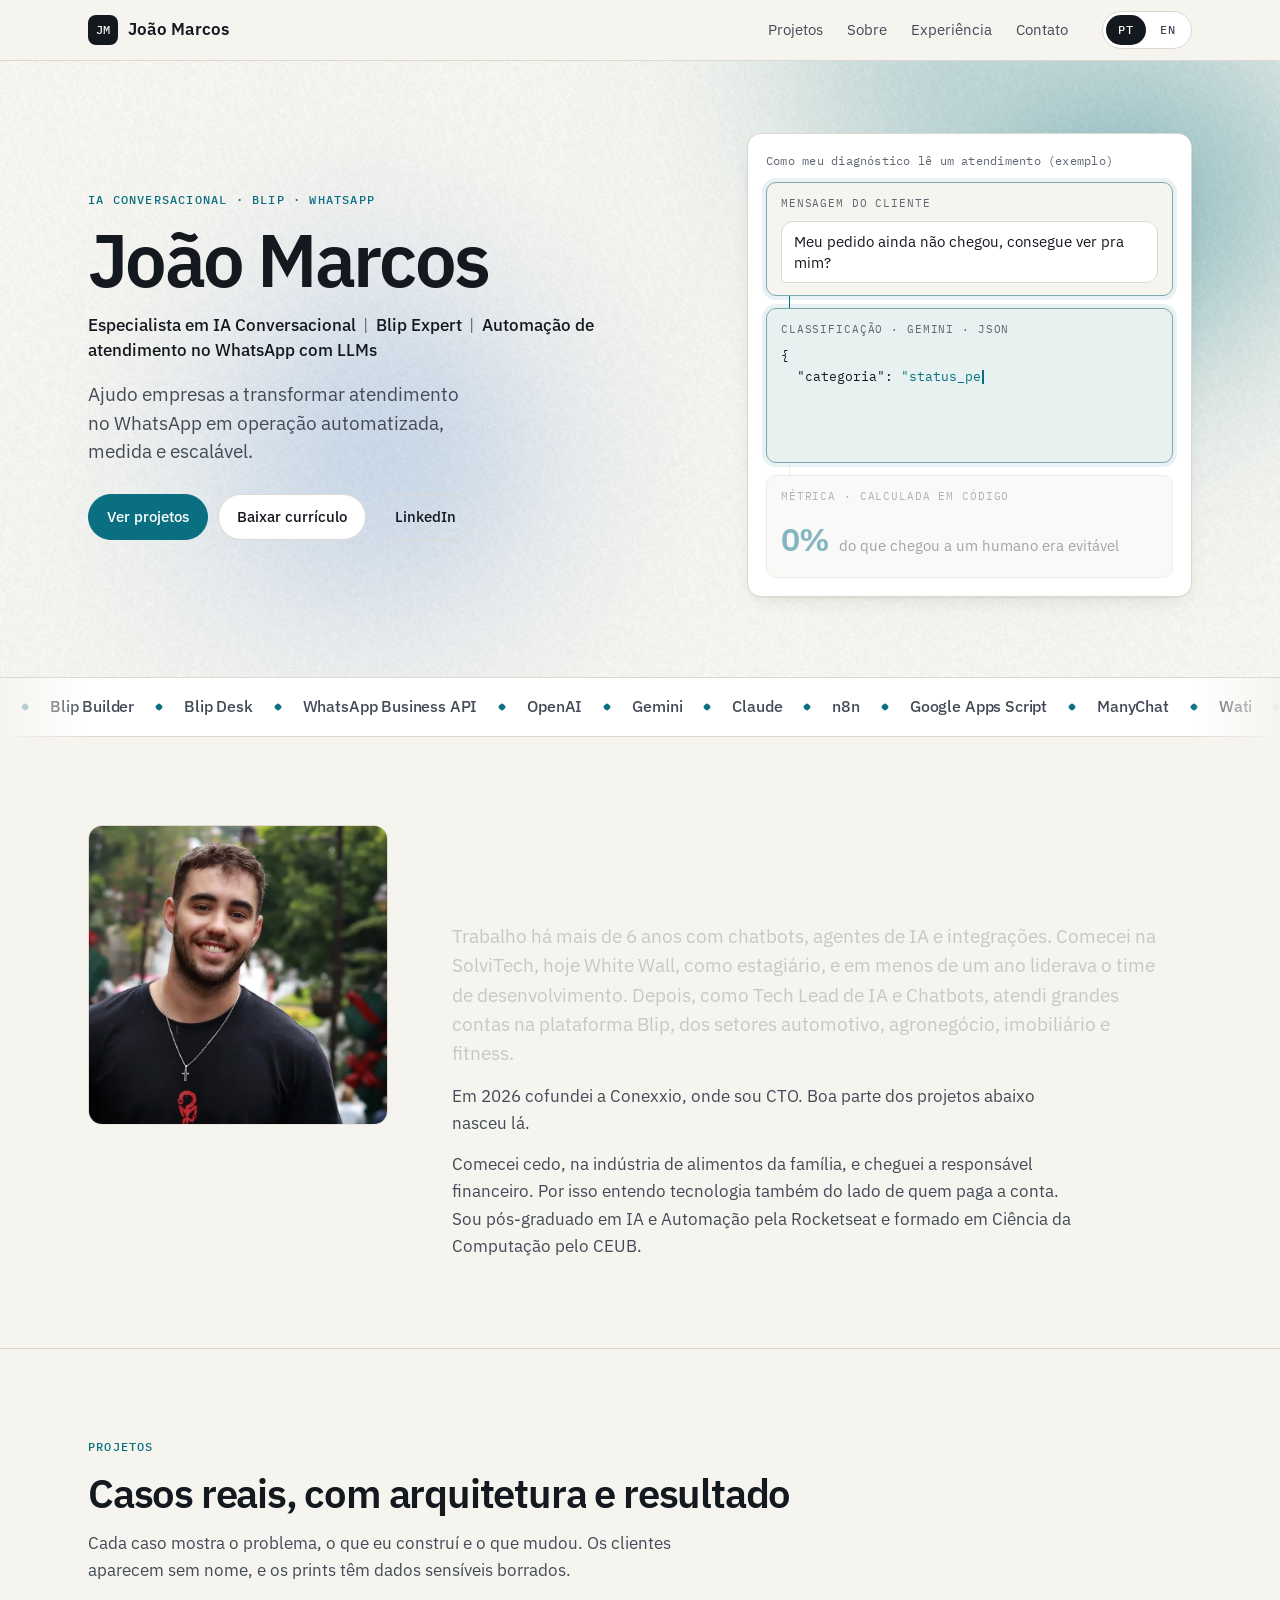
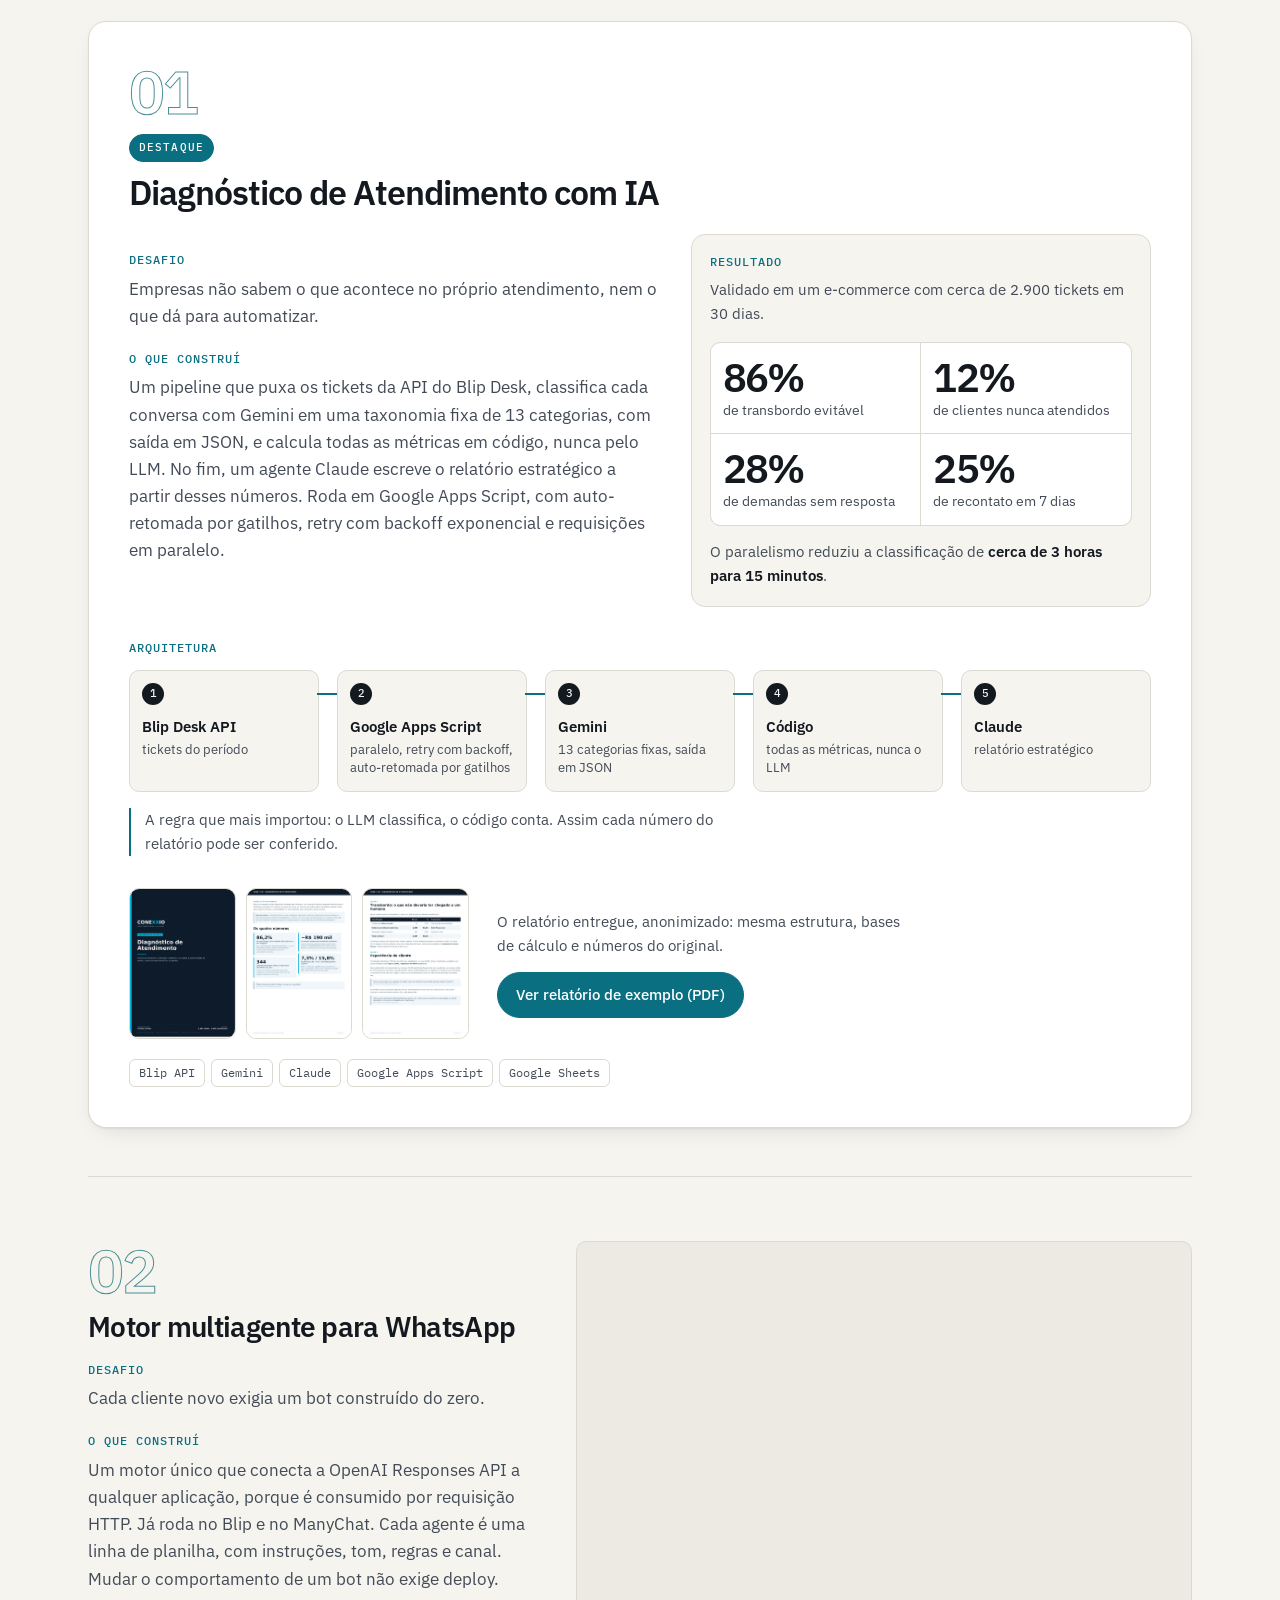
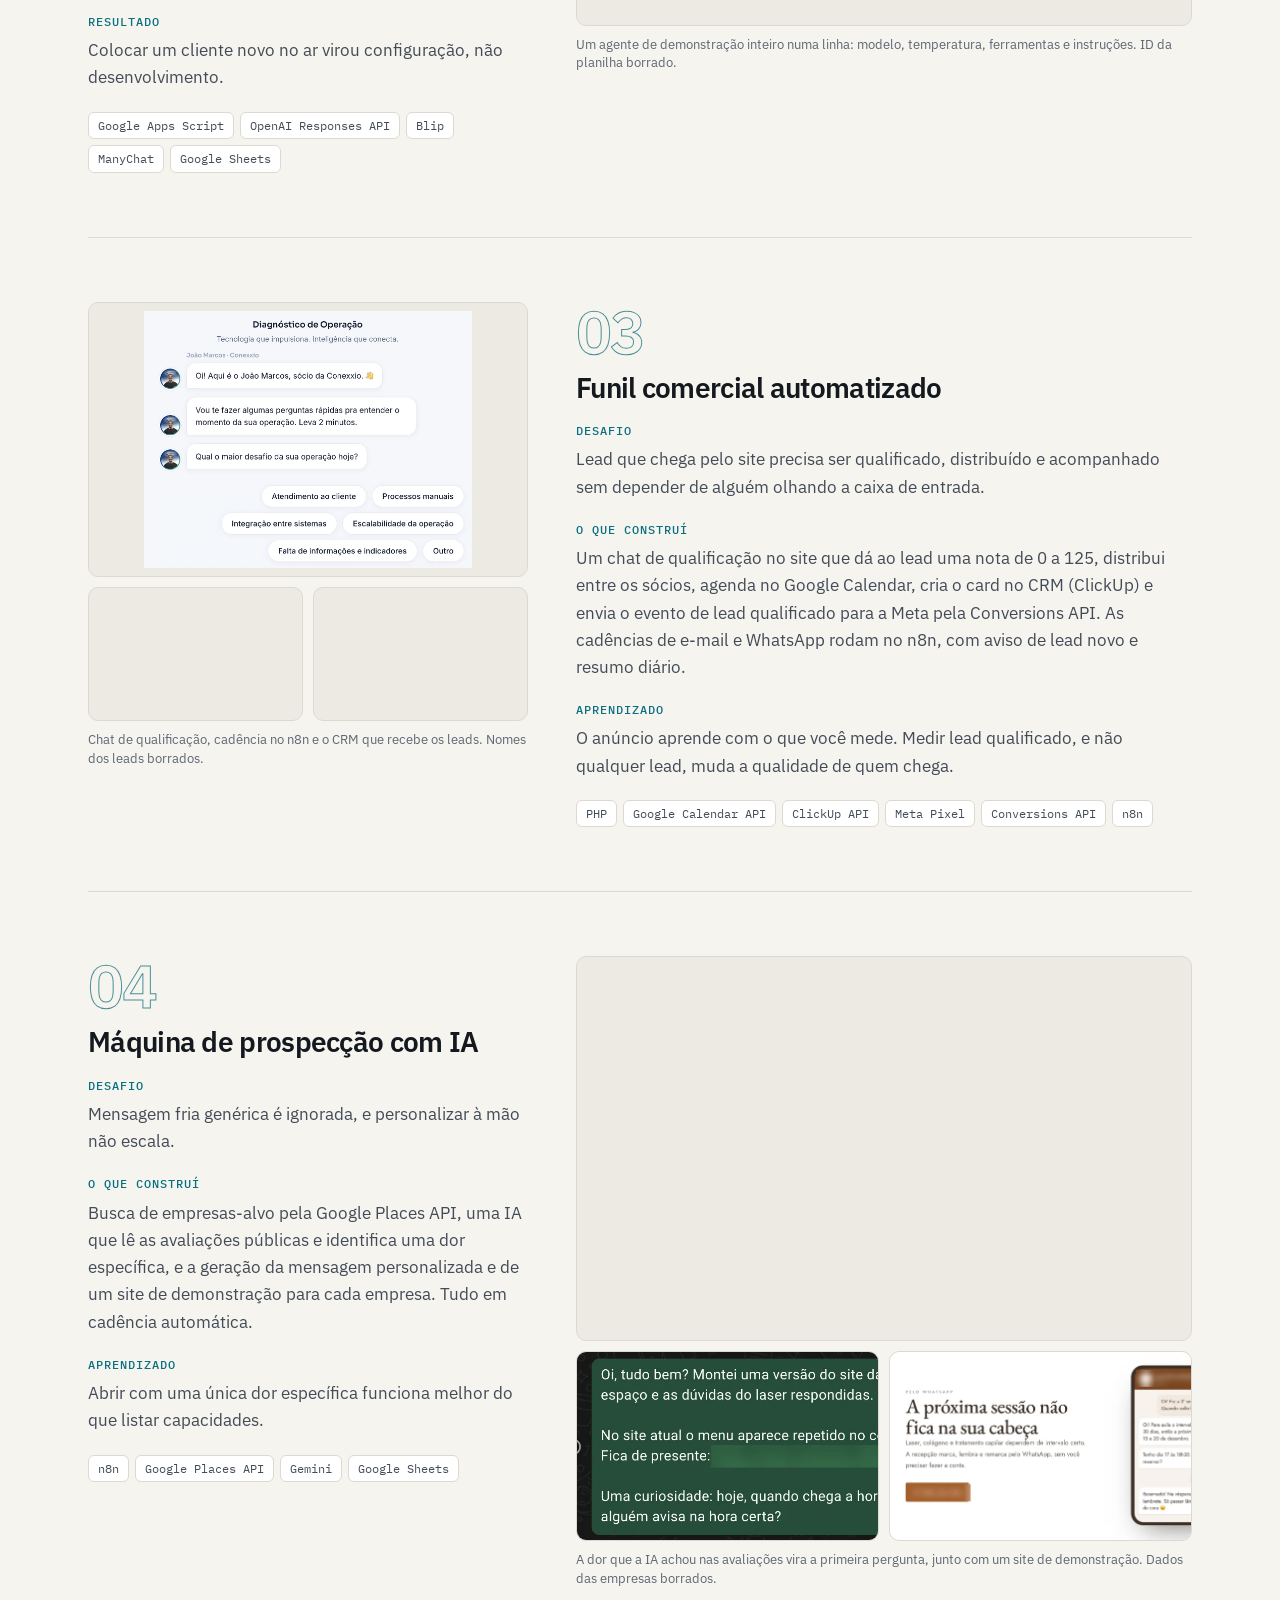
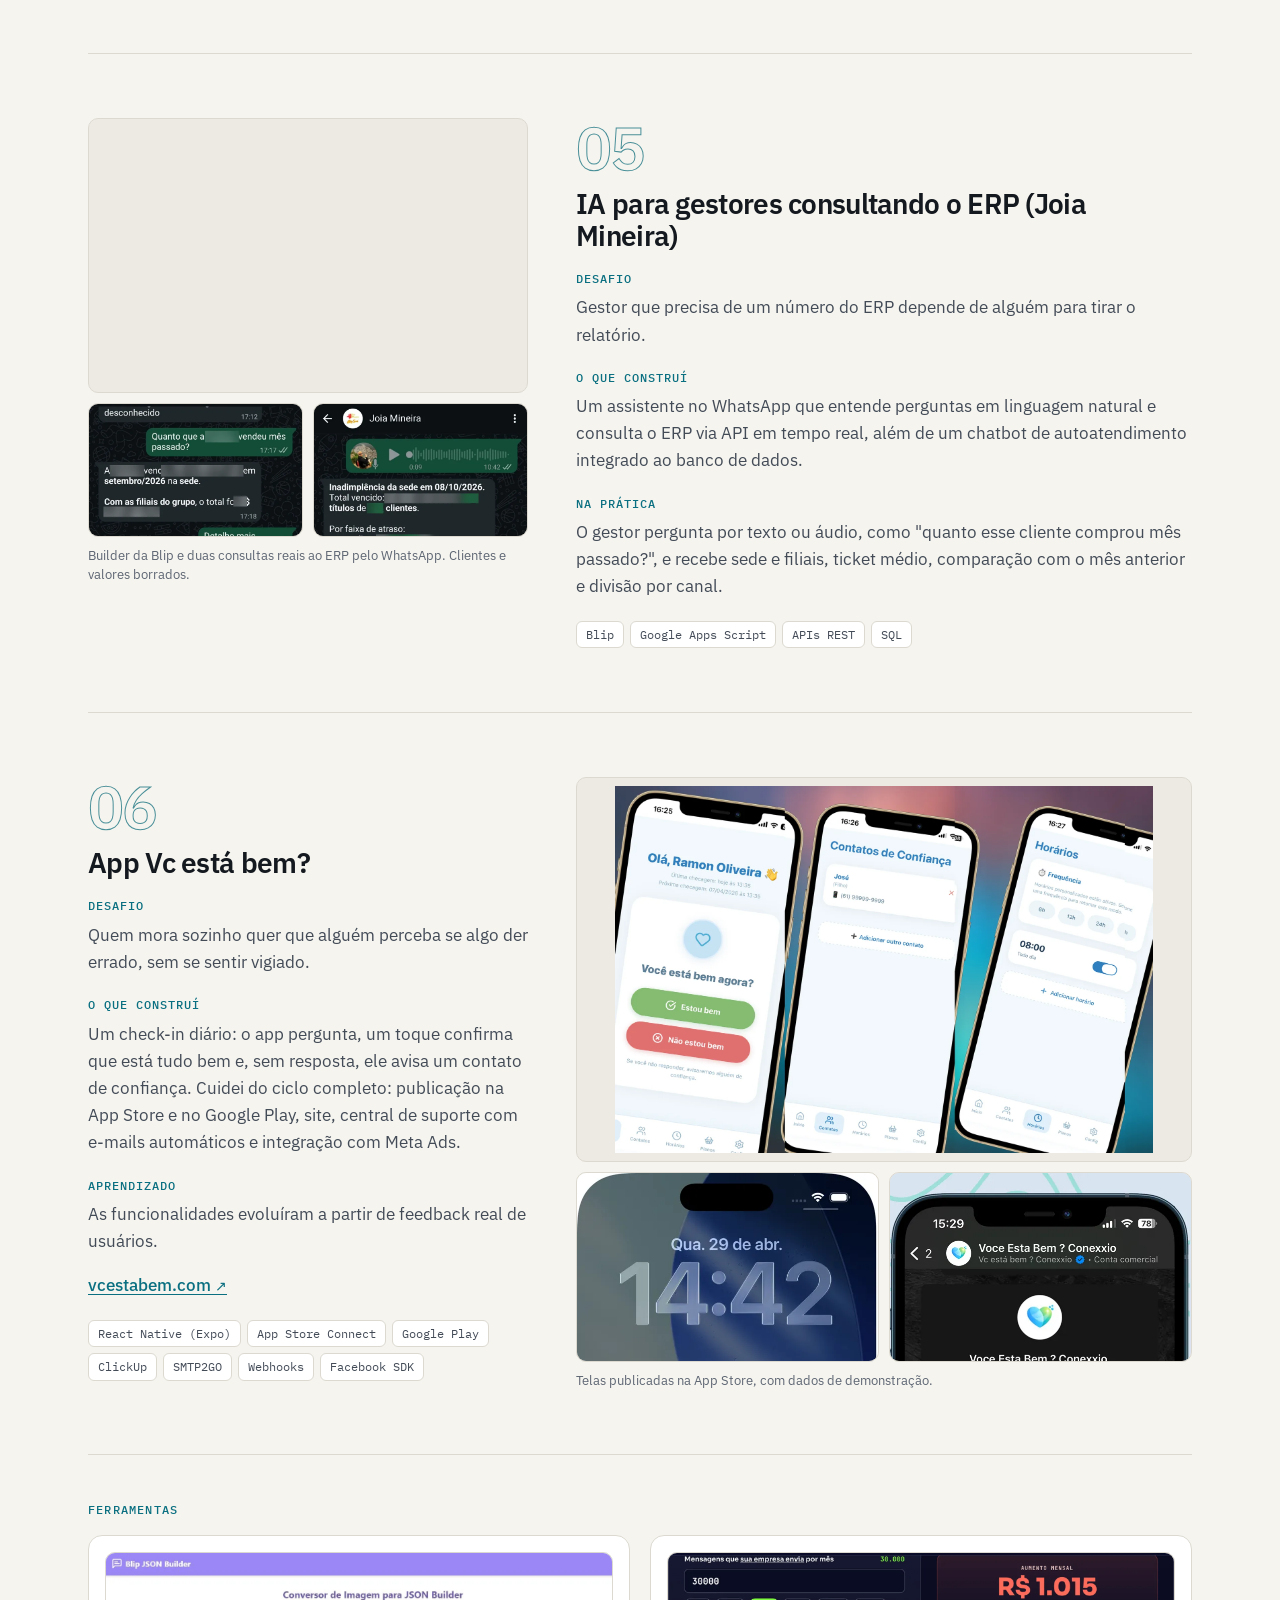
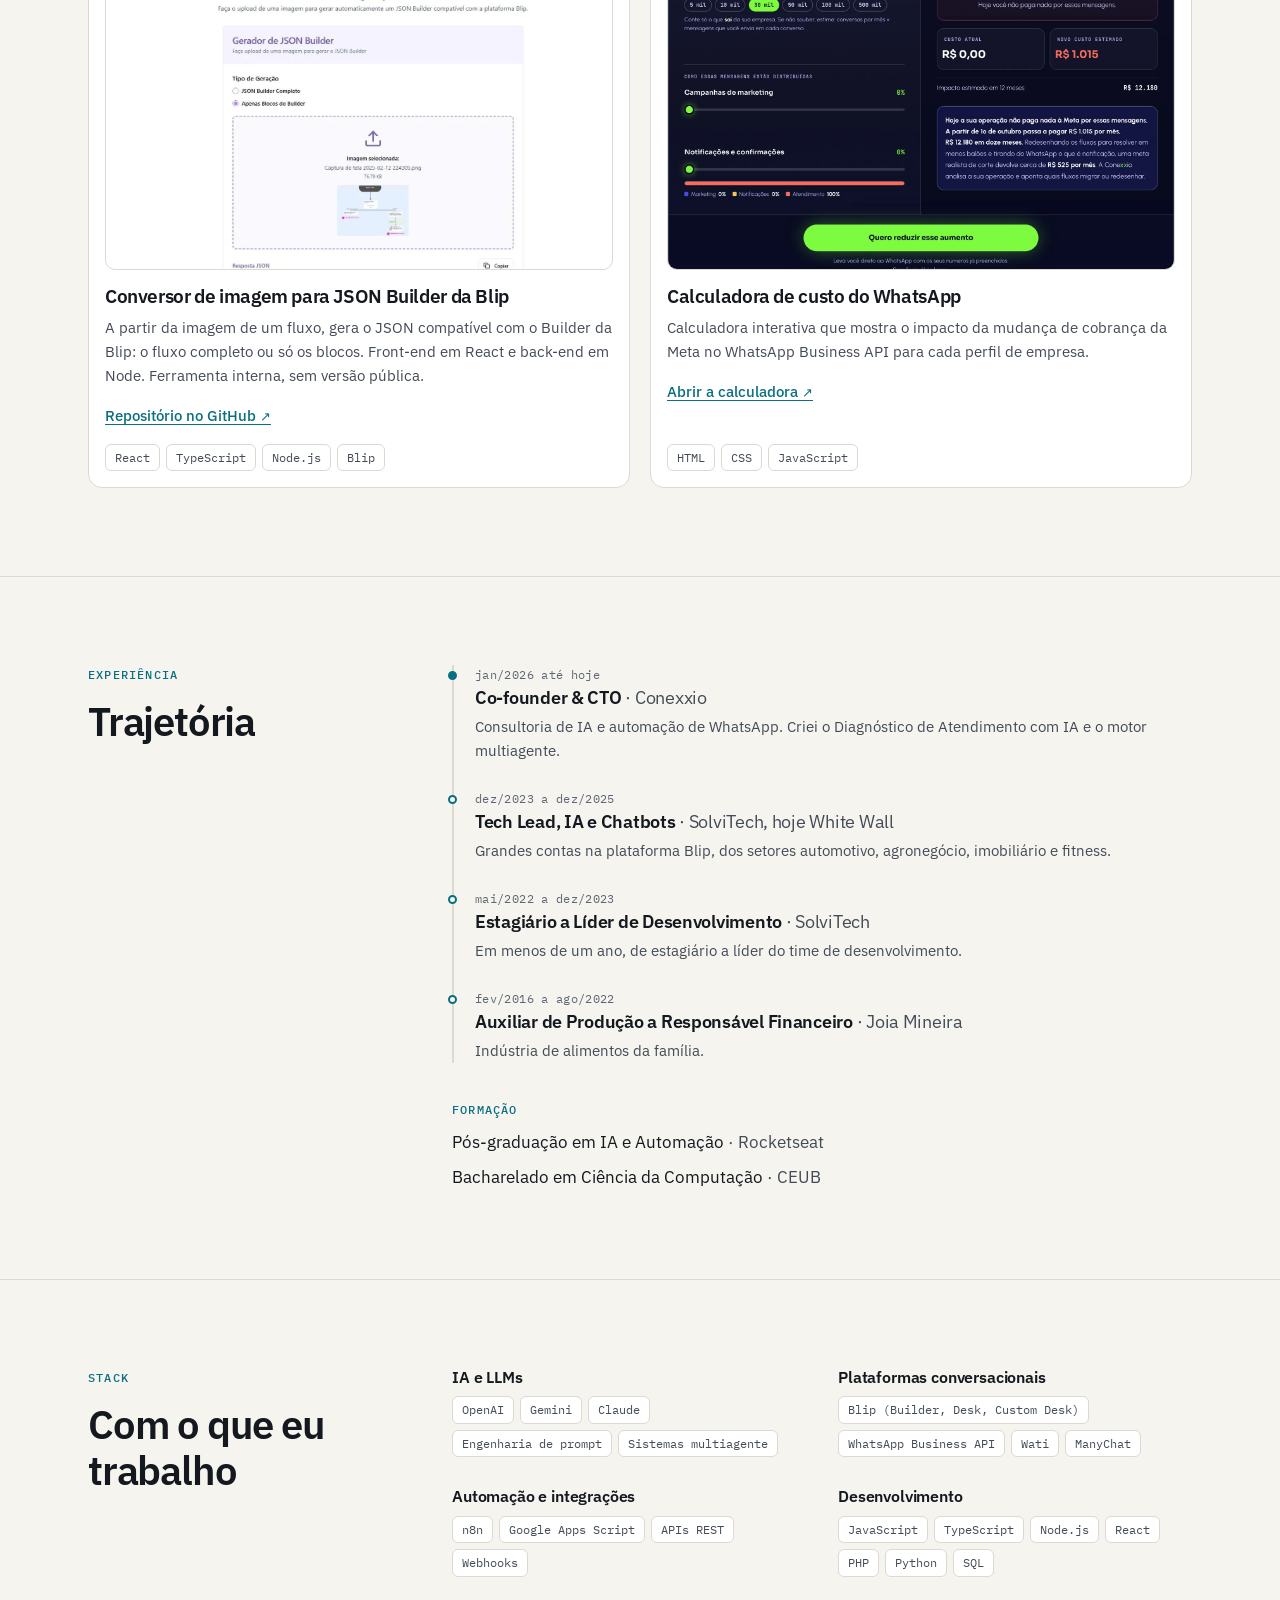
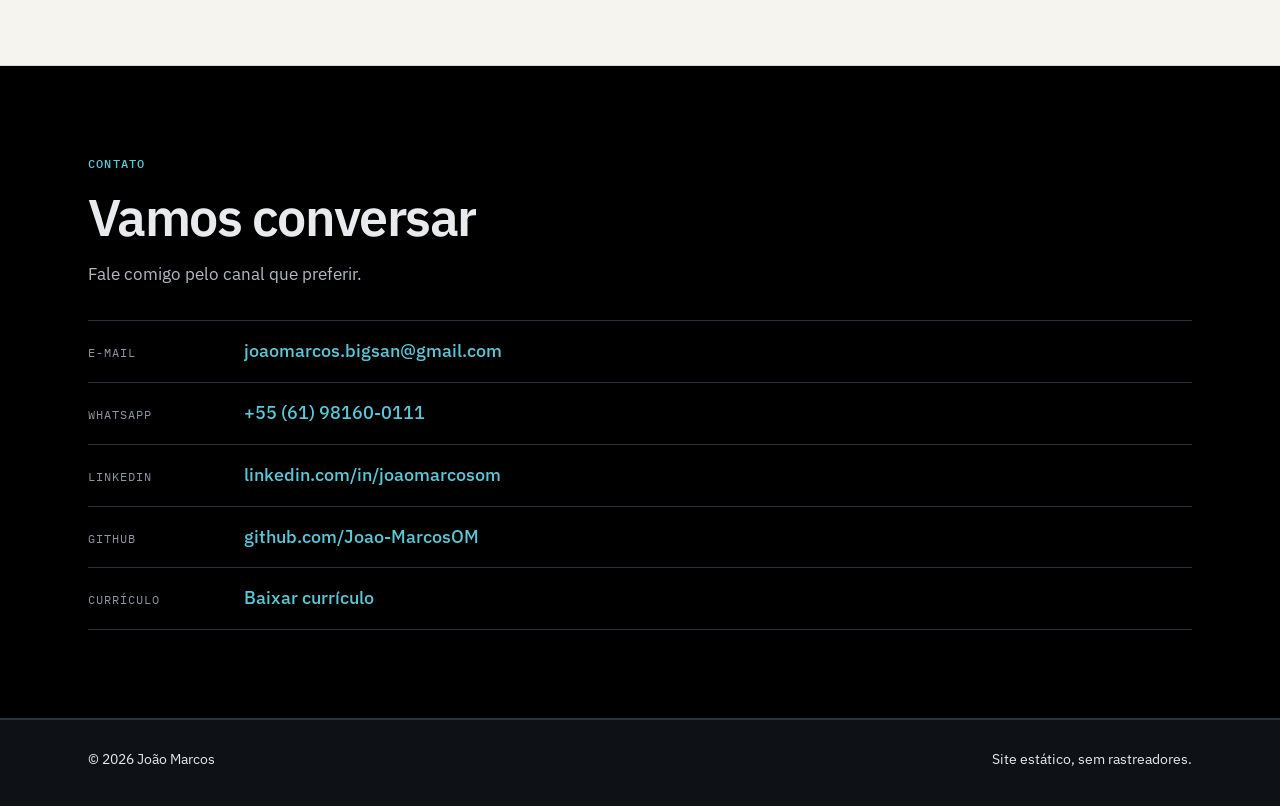
<file: index.html>
<!doctype html>
<html lang="pt-BR">
<head>
  <meta charset="utf-8">
  <meta name="viewport" content="width=device-width, initial-scale=1">
  <title>João Marcos | Especialista em IA Conversacional e Blip</title>
  <meta name="description" content="Especialista em IA conversacional e Blip. Casos reais de automação de atendimento no WhatsApp com LLMs, com arquitetura, métricas e resultado.">
  <meta name="author" content="João Marcos">
  <meta name="color-scheme" content="light dark">
  <meta name="theme-color" content="#F5F4EF" media="(prefers-color-scheme: light)">
  <meta name="theme-color" content="#0E1217" media="(prefers-color-scheme: dark)">
  <link rel="canonical" href="https://joao-marcosom.github.io/portfolio/">

  <meta property="og:type" content="profile">
  <meta property="og:site_name" content="João Marcos">
  <meta property="og:title" content="João Marcos | Especialista em IA Conversacional e Blip">
  <meta property="og:description" content="Ajudo empresas a transformar atendimento no WhatsApp em operação automatizada, medida e escalável.">
  <meta property="og:url" content="https://joao-marcosom.github.io/portfolio/">
  <meta property="og:image" content="https://joao-marcosom.github.io/portfolio/assets/img/og-image.png">
  <meta property="og:image:width" content="1200">
  <meta property="og:image:height" content="630">
  <meta property="og:image:alt" content="João Marcos, especialista em IA conversacional">
  <meta property="og:locale" content="pt_BR">
  <meta property="og:locale:alternate" content="en_US">
  <meta name="twitter:card" content="summary_large_image">

  <link rel="icon" href="assets/img/favicon.svg" type="image/svg+xml">
  <link rel="icon" href="assets/img/favicon-32.png" sizes="32x32" type="image/png">
  <link rel="apple-touch-icon" href="assets/img/apple-touch-icon.png">
  <link rel="preload" href="assets/fonts/plex-sans.woff2" as="font" type="font/woff2" crossorigin>
  <link rel="stylesheet" href="assets/css/style.css">
  <link rel="stylesheet" href="assets/css/motion.css">
  <script>document.documentElement.classList.add('js');setTimeout(function(){if(!window.__motionOk)document.documentElement.classList.remove('js')},3000)</script>
</head>
<body>
  <a class="skip" href="#conteudo" data-i18n="skip">Pular para o conteúdo</a>

  <header class="topbar">
    <div class="wrap topbar__inner">
      <a class="brand" href="#inicio" aria-label="João Marcos, início" data-i18n-attr="aria-label:brand.label">
        <span class="brand__mark" aria-hidden="true">JM</span>
        <span class="brand__name">João Marcos</span>
      </a>
      <nav class="nav" aria-label="Seções" data-i18n-attr="aria-label:nav.label">
        <a href="#projetos" data-i18n="nav.projects">Projetos</a>
        <a href="#sobre" data-i18n="nav.about">Sobre</a>
        <a href="#experiencia" data-i18n="nav.experience">Experiência</a>
        <a href="#contato" data-i18n="nav.contact">Contato</a>
      </nav>
      <div class="lang" role="group" aria-label="Idioma" data-i18n-attr="aria-label:lang.label">
        <button type="button" data-lang="pt" aria-pressed="true" lang="pt-BR" title="Português">PT</button>
        <button type="button" data-lang="en" aria-pressed="false" lang="en" title="English">EN</button>
      </div>
    </div>
    <div class="progress" aria-hidden="true"><span></span></div>
  </header>

  <main id="conteudo">
    <!-- HERO -->
    <section class="hero" id="inicio">
      <canvas class="vivo" aria-hidden="true"></canvas>
      <div class="wrap hero__grid">
        <div class="hero__text">
          <p class="eyebrow" data-reveal data-i18n="hero.eyebrow">IA conversacional · Blip · WhatsApp</p>
          <h1 class="hero__name" data-palavras style="--d:120ms">João Marcos</h1>
          <p class="hero__role" data-reveal style="--d:380ms" data-i18n-html="hero.role">Especialista em IA Conversacional <span class="sep" aria-hidden="true">|</span> Blip Expert <span class="sep" aria-hidden="true">|</span> Automação de atendimento no WhatsApp com LLMs</p>
          <p class="hero__lead" data-reveal style="--d:520ms" data-i18n="hero.lead">Ajudo empresas a transformar atendimento no WhatsApp em operação automatizada, medida e escalável.</p>
          <div class="actions" data-reveal style="--d:660ms">
            <a class="btn btn--primary" href="#projetos" data-i18n="cta.projects">Ver projetos</a>
            <a class="btn" href="assets/docs/curriculo-joao-marcos.pdf" download data-i18n="cta.resume" data-i18n-attr="href:cv.href">Baixar currículo</a>
            <a class="btn btn--ghost" href="https://www.linkedin.com/in/joaomarcosom/" data-link="linkedin" target="_blank" rel="noopener">LinkedIn <span class="sr-only" data-i18n="a11y.newtab">(abre em nova aba)</span></a>
          </div>
        </div>

        <figure class="pipeline" aria-labelledby="pipeline-cap" data-pipeline data-tilt data-reveal style="--d:260ms">
          <figcaption id="pipeline-cap" class="pipeline__cap" data-i18n="pipe.caption">Como meu diagnóstico lê um atendimento (exemplo)</figcaption>
          <div class="pipe pipe--msg">
            <span class="pipe__label" data-i18n="pipe.l1">mensagem do cliente</span>
            <div class="msgslot">
              <span class="typing" aria-hidden="true"><span></span><span></span><span></span></span>
              <p class="bubble" data-i18n="pipe.msg">Meu pedido ainda não chegou, consegue ver pra mim?</p>
            </div>
          </div>
          <div class="pipe pipe--json">
            <span class="pipe__label" data-i18n="pipe.l2">classificação · Gemini · JSON</span>
            <pre><code data-stream>{
  <span class="tk">"categoria"</span>: <span class="ts">"status_pedido"</span>,
  <span class="tk">"evitavel"</span>: <span class="tb">true</span>,
  <span class="tk">"motivo"</span>: <span class="ts">"falta_de_cobertura"</span>
}</code></pre>
          </div>
          <div class="pipe pipe--metric">
            <span class="pipe__label" data-i18n="pipe.l3">métrica · calculada em código</span>
            <p><strong>86%</strong> <span data-i18n="pipe.metric">do que chegou a um humano era evitável</span></p>
          </div>
        </figure>
      </div>
    </section>

    <div class="fita" aria-hidden="true">
      <div class="fita__track">
        <ul class="fita__list"><li>Blip Builder</li><li>Blip Desk</li><li>WhatsApp Business API</li><li>OpenAI</li><li>Gemini</li><li>Claude</li><li>n8n</li><li>Google Apps Script</li><li>ManyChat</li><li>Wati</li><li>Meta Conversions API</li><li>ClickUp API</li><li>Node.js</li><li>React</li><li>TypeScript</li><li>SQL</li></ul>
        <ul class="fita__list"><li>Blip Builder</li><li>Blip Desk</li><li>WhatsApp Business API</li><li>OpenAI</li><li>Gemini</li><li>Claude</li><li>n8n</li><li>Google Apps Script</li><li>ManyChat</li><li>Wati</li><li>Meta Conversions API</li><li>ClickUp API</li><li>Node.js</li><li>React</li><li>TypeScript</li><li>SQL</li></ul>
      </div>
    </div>

    <!-- SOBRE -->
    <section class="section" id="sobre" aria-labelledby="sobre-t">
      <div class="wrap about">
        <div class="about__photo" data-revela>
          <img src="assets/img/joao.webp" width="720" height="720" alt="Foto de João Marcos sorrindo, ao ar livre" data-i18n-attr="alt:about.alt" loading="lazy" decoding="async">
        </div>
        <div class="about__text">
          <p class="eyebrow" data-reveal data-i18n="about.kicker">Sobre</p>
          <h2 id="sobre-t" data-palavras data-i18n="about.title">Do bot ao resultado medido</h2>
          <p class="about__lead" data-acende data-i18n="about.p1">Trabalho há mais de 6 anos com chatbots, agentes de IA e integrações. Comecei na SolviTech, hoje White Wall, como estagiário, e em menos de um ano liderava o time de desenvolvimento. Depois, como Tech Lead de IA e Chatbots, atendi grandes contas na plataforma Blip, dos setores automotivo, agronegócio, imobiliário e fitness.</p>
          <p data-reveal data-i18n="about.p2">Em 2026 cofundei a Conexxio, onde sou CTO. Boa parte dos projetos abaixo nasceu lá.</p>
          <p data-reveal style="--d:120ms" data-i18n="about.p3">Comecei cedo, na indústria de alimentos da família, e cheguei a responsável financeiro. Por isso entendo tecnologia também do lado de quem paga a conta. Sou pós-graduado em IA e Automação pela Rocketseat e formado em Ciência da Computação pelo CEUB.</p>
        </div>
      </div>
    </section>

    <!-- PROJETOS -->
    <section class="section section--projects" id="projetos" aria-labelledby="projetos-t">
      <div class="wrap">
        <div class="section__head">
          <p class="eyebrow" data-reveal data-i18n="proj.kicker">Projetos</p>
          <h2 id="projetos-t" data-palavras data-i18n="proj.title">Casos reais, com arquitetura e resultado</h2>
          <p class="section__intro" data-reveal style="--d:200ms" data-i18n="proj.intro">Cada caso mostra o problema, o que eu construí e o que mudou. Os clientes aparecem sem nome, e os prints têm dados sensíveis borrados.</p>
        </div>

        <!-- a) Destaque -->
        <article class="feature" aria-labelledby="p-diag" data-reveal data-glow>
          <div class="feature__head">
            <span class="case-row__num" aria-hidden="true">01</span>
            <span class="tag tag--accent" data-i18n="proj.featured">Destaque</span>
            <h3 id="p-diag" data-i18n="diag.title">Diagnóstico de Atendimento com IA</h3>
          </div>

          <div class="feature__grid">
            <div class="feature__text">
              <dl class="case">
                <dt data-i18n="label.challenge">Desafio</dt>
                <dd data-i18n="diag.challenge">Empresas não sabem o que acontece no próprio atendimento, nem o que dá para automatizar.</dd>
                <dt data-i18n="label.built">O que construí</dt>
                <dd data-i18n="diag.built">Um pipeline que puxa os tickets da API do Blip Desk, classifica cada conversa com Gemini em uma taxonomia fixa de 13 categorias, com saída em JSON, e calcula todas as métricas em código, nunca pelo LLM. No fim, um agente Claude escreve o relatório estratégico a partir desses números. Roda em Google Apps Script, com auto-retomada por gatilhos, retry com backoff exponencial e requisições em paralelo.</dd>
              </dl>
            </div>

            <div class="feature__result">
              <p class="result__label" data-i18n="label.result">Resultado</p>
              <p class="result__context" data-i18n="diag.context">Validado em um e-commerce com cerca de 2.900 tickets em 30 dias.</p>
              <ul class="metrics">
                <li><strong data-count="86">86%</strong><span data-i18n="diag.m1">de transbordo evitável</span></li>
                <li><strong data-count="12">12%</strong><span data-i18n="diag.m2">de clientes nunca atendidos</span></li>
                <li><strong data-count="28">28%</strong><span data-i18n="diag.m3">de demandas sem resposta</span></li>
                <li><strong data-count="25">25%</strong><span data-i18n="diag.m4">de recontato em 7 dias</span></li>
              </ul>
              <p class="result__note" data-i18n-html="diag.speed">O paralelismo reduziu a classificação de <strong>cerca de 3 horas para 15 minutos</strong>.</p>
            </div>
          </div>

          <div class="flow-wrap" data-reveal>
            <p class="flow__title" data-i18n="diag.flowTitle">Arquitetura</p>
            <ol class="flow">
              <li><span class="flow__name">Blip Desk API</span><span class="flow__desc" data-i18n="flow.1">tickets do período</span></li>
              <li><span class="flow__name">Google Apps Script</span><span class="flow__desc" data-i18n="flow.2">paralelo, retry com backoff, auto-retomada por gatilhos</span></li>
              <li><span class="flow__name">Gemini</span><span class="flow__desc" data-i18n="flow.3">13 categorias fixas, saída em JSON</span></li>
              <li><span class="flow__name" data-i18n="flow.4n">Código</span><span class="flow__desc" data-i18n="flow.4">todas as métricas, nunca o LLM</span></li>
              <li><span class="flow__name">Claude</span><span class="flow__desc" data-i18n="flow.5">relatório estratégico</span></li>
            </ol>
            <p class="flow__note" data-i18n="diag.rule">A regra que mais importou: o LLM classifica, o código conta. Assim cada número do relatório pode ser conferido.</p>
          </div>

          <div class="doc" data-reveal>
            <div class="doc__pages">
              <a class="shot shot--page" href="assets/img/projetos/diagnostico-p1.webp">
                <img src="assets/img/projetos/diagnostico-p1.webp" width="910" height="1287" alt="Capa do relatório de exemplo: Diagnóstico de Atendimento" data-i18n-attr="alt:diag.alt1" loading="lazy" decoding="async">
              </a>
              <a class="shot shot--page" href="assets/img/projetos/diagnostico-p2.webp">
                <img src="assets/img/projetos/diagnostico-p2.webp" width="910" height="1287" alt="Página do relatório com os quatro números principais" data-i18n-attr="alt:diag.alt2" loading="lazy" decoding="async">
              </a>
              <a class="shot shot--page" href="assets/img/projetos/diagnostico-p4.webp">
                <img src="assets/img/projetos/diagnostico-p4.webp" width="910" height="1287" alt="Página do relatório com a tabela de transbordo evitável" data-i18n-attr="alt:diag.alt3" loading="lazy" decoding="async">
              </a>
            </div>
            <div class="doc__text">
              <p data-i18n="diag.docText">O relatório entregue, anonimizado: mesma estrutura, bases de cálculo e números do original.</p>
              <a class="btn btn--primary" href="assets/docs/diagnostico-exemplo.pdf" target="_blank" rel="noopener"><span data-i18n="diag.docBtn">Ver relatório de exemplo (PDF)</span> <span class="sr-only" data-i18n="a11y.newtab">(abre em nova aba)</span></a>
            </div>
          </div>

          <ul class="tags" aria-label="Stack" data-i18n-attr="aria-label:label.stack">
            <li>Blip API</li><li>Gemini</li><li>Claude</li><li>Google Apps Script</li><li>Google Sheets</li>
          </ul>
        </article>

        <!-- b) Motor multiagente -->
        <article class="case-row" aria-labelledby="p-motor">
          <div class="case-row__text" data-reveal>
            <span class="case-row__num" aria-hidden="true">02</span>
            <h3 id="p-motor" data-i18n="motor.title">Motor multiagente para WhatsApp</h3>
            <dl class="case">
              <dt data-i18n="label.challenge">Desafio</dt>
              <dd data-i18n="motor.challenge">Cada cliente novo exigia um bot construído do zero.</dd>
              <dt data-i18n="label.built">O que construí</dt>
              <dd data-i18n="motor.built">Um motor único que conecta a OpenAI Responses API a qualquer aplicação, porque é consumido por requisição HTTP. Já roda no Blip e no ManyChat. Cada agente é uma linha de planilha, com instruções, tom, regras e canal. Mudar o comportamento de um bot não exige deploy.</dd>
              <dt data-i18n="label.result">Resultado</dt>
              <dd data-i18n="motor.result">Colocar um cliente novo no ar virou configuração, não desenvolvimento.</dd>
            </dl>
            <ul class="tags" aria-label="Stack" data-i18n-attr="aria-label:label.stack">
              <li>Google Apps Script</li><li>OpenAI Responses API</li><li>Blip</li><li>ManyChat</li><li>Google Sheets</li>
            </ul>
          </div>
          <figure class="gallery" data-reveal style="--d:140ms">
            <a class="shot shot--main" data-revela data-tilt href="assets/img/projetos/motor-agentes.webp">
              <img src="assets/img/projetos/motor-agentes.webp" width="1600" height="726" alt="Planilha com a configuração de um agente: modelo, temperatura, limite de tokens, ferramentas e instruções" data-i18n-attr="alt:motor.alt" loading="lazy" decoding="async">
            </a>
            <figcaption data-i18n="motor.cap">Um agente de demonstração inteiro numa linha: modelo, temperatura, ferramentas e instruções. ID da planilha borrado.</figcaption>
          </figure>
        </article>

        <!-- c) Funil comercial -->
        <article class="case-row case-row--flip" aria-labelledby="p-funil">
          <div class="case-row__text" data-reveal>
            <span class="case-row__num" aria-hidden="true">03</span>
            <h3 id="p-funil" data-i18n="funil.title">Funil comercial automatizado</h3>
            <dl class="case">
              <dt data-i18n="label.challenge">Desafio</dt>
              <dd data-i18n="funil.challenge">Lead que chega pelo site precisa ser qualificado, distribuído e acompanhado sem depender de alguém olhando a caixa de entrada.</dd>
              <dt data-i18n="label.built">O que construí</dt>
              <dd data-i18n="funil.built">Um chat de qualificação no site que dá ao lead uma nota de 0 a 125, distribui entre os sócios, agenda no Google Calendar, cria o card no CRM (ClickUp) e envia o evento de lead qualificado para a Meta pela Conversions API. As cadências de e-mail e WhatsApp rodam no n8n, com aviso de lead novo e resumo diário.</dd>
              <dt data-i18n="label.learned">Aprendizado</dt>
              <dd data-i18n="funil.learned">O anúncio aprende com o que você mede. Medir lead qualificado, e não qualquer lead, muda a qualidade de quem chega.</dd>
            </dl>
            <ul class="tags" aria-label="Stack" data-i18n-attr="aria-label:label.stack">
              <li>PHP</li><li>Google Calendar API</li><li>ClickUp API</li><li>Meta Pixel</li><li>Conversions API</li><li>n8n</li>
            </ul>
          </div>
          <figure class="gallery" data-reveal style="--d:140ms">
            <a class="shot shot--main" data-revela data-tilt href="assets/img/projetos/funil-chat.webp">
              <img src="assets/img/projetos/funil-chat.webp" width="1299" height="1017" alt="Chat de qualificação no site, com a primeira pergunta e as opções de resposta" data-i18n-attr="alt:funil.alt1" loading="lazy" decoding="async">
            </a>
            <div class="gallery__thumbs">
              <a class="shot" href="assets/img/projetos/funil-n8n.webp">
                <img src="assets/img/projetos/funil-n8n.webp" width="1600" height="564" alt="Fluxo de cadência de follow-up por e-mail no n8n" data-i18n-attr="alt:funil.alt2" loading="lazy" decoding="async">
              </a>
              <a class="shot" href="assets/img/projetos/funil-crm.webp">
                <img src="assets/img/projetos/funil-crm.webp" width="1600" height="833" alt="Quadro do CRM no ClickUp com os leads por etapa, nomes borrados" data-i18n-attr="alt:funil.alt3" loading="lazy" decoding="async">
              </a>
            </div>
            <figcaption data-i18n="funil.cap">Chat de qualificação, cadência no n8n e o CRM que recebe os leads. Nomes dos leads borrados.</figcaption>
          </figure>
        </article>

        <!-- d) Prospecção -->
        <article class="case-row" aria-labelledby="p-prosp">
          <div class="case-row__text" data-reveal>
            <span class="case-row__num" aria-hidden="true">04</span>
            <h3 id="p-prosp" data-i18n="prosp.title">Máquina de prospecção com IA</h3>
            <dl class="case">
              <dt data-i18n="label.challenge">Desafio</dt>
              <dd data-i18n="prosp.challenge">Mensagem fria genérica é ignorada, e personalizar à mão não escala.</dd>
              <dt data-i18n="label.built">O que construí</dt>
              <dd data-i18n="prosp.built">Busca de empresas-alvo pela Google Places API, uma IA que lê as avaliações públicas e identifica uma dor específica, e a geração da mensagem personalizada e de um site de demonstração para cada empresa. Tudo em cadência automática.</dd>
              <dt data-i18n="label.learned">Aprendizado</dt>
              <dd data-i18n="prosp.learned">Abrir com uma única dor específica funciona melhor do que listar capacidades.</dd>
            </dl>
            <ul class="tags" aria-label="Stack" data-i18n-attr="aria-label:label.stack">
              <li>n8n</li><li>Google Places API</li><li>Gemini</li><li>Google Sheets</li>
            </ul>
          </div>
          <figure class="gallery" data-reveal style="--d:140ms">
            <a class="shot shot--main" data-revela data-tilt href="assets/img/projetos/prospeccao-planilha.webp">
              <img src="assets/img/projetos/prospeccao-planilha.webp" width="1600" height="854" alt="Planilha de prospecção com a mensagem gerada, o status e a dor identificada nas avaliações" data-i18n-attr="alt:prosp.alt1" loading="lazy" decoding="async">
            </a>
            <div class="gallery__thumbs">
              <a class="shot" href="assets/img/projetos/prospeccao-mensagem.webp">
                <img src="assets/img/projetos/prospeccao-mensagem.webp" width="1357" height="371" alt="Primeira mensagem no WhatsApp, com o link do site de demonstração borrado" data-i18n-attr="alt:prosp.alt2" loading="lazy" decoding="async">
              </a>
              <a class="shot" href="assets/img/projetos/prospeccao-site.webp">
                <img src="assets/img/projetos/prospeccao-site.webp" width="1600" height="753" alt="Trecho de um site de demonstração gerado para uma clínica, com a marca borrada" data-i18n-attr="alt:prosp.alt3" loading="lazy" decoding="async">
              </a>
            </div>
            <figcaption data-i18n="prosp.cap">A dor que a IA achou nas avaliações vira a primeira pergunta, junto com um site de demonstração. Dados das empresas borrados.</figcaption>
          </figure>
        </article>

        <!-- e) Joia Mineira -->
        <article class="case-row case-row--flip" aria-labelledby="p-joia">
          <div class="case-row__text" data-reveal>
            <span class="case-row__num" aria-hidden="true">05</span>
            <h3 id="p-joia" data-i18n="joia.title">IA para gestores consultando o ERP (Joia Mineira)</h3>
            <dl class="case">
              <dt data-i18n="label.challenge">Desafio</dt>
              <dd data-i18n="joia.challenge">Gestor que precisa de um número do ERP depende de alguém para tirar o relatório.</dd>
              <dt data-i18n="label.built">O que construí</dt>
              <dd data-i18n="joia.built">Um assistente no WhatsApp que entende perguntas em linguagem natural e consulta o ERP via API em tempo real, além de um chatbot de autoatendimento integrado ao banco de dados.</dd>
              <dt data-i18n="label.practice">Na prática</dt>
              <dd data-i18n="joia.practice">O gestor pergunta por texto ou áudio, como "quanto esse cliente comprou mês passado?", e recebe sede e filiais, ticket médio, comparação com o mês anterior e divisão por canal.</dd>
            </dl>
            <ul class="tags" aria-label="Stack" data-i18n-attr="aria-label:label.stack">
              <li>Blip</li><li>Google Apps Script</li><li>APIs REST</li><li>SQL</li>
            </ul>
          </div>
          <figure class="gallery" data-reveal style="--d:140ms">
            <a class="shot shot--main" data-revela data-tilt href="assets/img/projetos/joia-builder.webp">
              <img src="assets/img/projetos/joia-builder.webp" width="1522" height="922" alt="Fluxo de autoatendimento no Builder da Blip" data-i18n-attr="alt:joia.alt1" loading="lazy" decoding="async">
            </a>
            <div class="gallery__thumbs">
              <a class="shot shot--tall" href="assets/img/projetos/joia-vendas.webp">
                <img src="assets/img/projetos/joia-vendas.webp" width="738" height="715" alt="Conversa no WhatsApp: pergunta sobre as vendas de um cliente e resposta com dados do ERP, com cliente e valores borrados" data-i18n-attr="alt:joia.alt2" loading="lazy" decoding="async">
              </a>
              <a class="shot shot--tall" href="assets/img/projetos/joia-inadimplencia.webp">
                <img src="assets/img/projetos/joia-inadimplencia.webp" width="738" height="1335" alt="Relatório de inadimplência por faixa de atraso, pedido por áudio, com valores e clientes borrados" data-i18n-attr="alt:joia.alt3" loading="lazy" decoding="async">
              </a>
            </div>
            <figcaption data-i18n="joia.cap">Builder da Blip e duas consultas reais ao ERP pelo WhatsApp. Clientes e valores borrados.</figcaption>
          </figure>
        </article>

        <!-- f) Vc está bem? -->
        <article class="case-row" aria-labelledby="p-app">
          <div class="case-row__text" data-reveal>
            <span class="case-row__num" aria-hidden="true">06</span>
            <h3 id="p-app" data-i18n="app.title">App Vc está bem?</h3>
            <dl class="case">
              <dt data-i18n="label.challenge">Desafio</dt>
              <dd data-i18n="app.challenge">Quem mora sozinho quer que alguém perceba se algo der errado, sem se sentir vigiado.</dd>
              <dt data-i18n="label.built">O que construí</dt>
              <dd data-i18n="app.built">Um check-in diário: o app pergunta, um toque confirma que está tudo bem e, sem resposta, ele avisa um contato de confiança. Cuidei do ciclo completo: publicação na App Store e no Google Play, site, central de suporte com e-mails automáticos e integração com Meta Ads.</dd>
              <dt data-i18n="label.learned">Aprendizado</dt>
              <dd data-i18n="app.learned">As funcionalidades evoluíram a partir de feedback real de usuários.</dd>
            </dl>
            <p class="links"><a class="link" href="https://vcestabem.com" target="_blank" rel="noopener">vcestabem.com <span class="sr-only" data-i18n="a11y.newtab">(abre em nova aba)</span></a></p>
            <ul class="tags" aria-label="Stack" data-i18n-attr="aria-label:label.stack">
              <li>React Native (Expo)</li><li>App Store Connect</li><li>Google Play</li><li>ClickUp</li><li>SMTP2GO</li><li>Webhooks</li><li>Facebook SDK</li>
            </ul>
          </div>
          <figure class="gallery" data-reveal style="--d:140ms">
            <a class="shot shot--main" data-revela data-tilt href="assets/img/projetos/vcestabem-app.webp">
              <img src="assets/img/projetos/vcestabem-app.webp" width="1600" height="1093" alt="Telas do app: check-in com os botões Estou bem e Não estou bem, contatos de confiança e horários" data-i18n-attr="alt:app.alt1" loading="lazy" decoding="async">
            </a>
            <div class="gallery__thumbs">
              <a class="shot shot--tall" href="assets/img/projetos/vcestabem-notificacoes.webp">
                <img src="assets/img/projetos/vcestabem-notificacoes.webp" width="600" height="1299" alt="Notificações do app na tela de bloqueio" data-i18n-attr="alt:app.alt2" loading="lazy" decoding="async">
              </a>
              <a class="shot shot--tall" href="assets/img/projetos/vcestabem-alerta.webp">
                <img src="assets/img/projetos/vcestabem-alerta.webp" width="600" height="1298" alt="Mensagem no WhatsApp que avisa o contato de confiança" data-i18n-attr="alt:app.alt3" loading="lazy" decoding="async">
              </a>
            </div>
            <figcaption data-i18n="app.cap">Telas publicadas na App Store, com dados de demonstração.</figcaption>
          </figure>
        </article>

        <!-- Ferramentas -->
        <div class="tools">
          <h3 class="tools__title" data-i18n="tools.title">Ferramentas</h3>
          <div class="tools__grid">
            <article class="tool" data-reveal data-glow style="--d:140ms" data-reveal data-glow aria-labelledby="p-json">
              <a class="shot shot--tool" href="assets/img/projetos/blip-json.webp">
                <img src="assets/img/projetos/blip-json.webp" width="1292" height="942" alt="Tela do conversor: upload da imagem de um fluxo e o JSON gerado" data-i18n-attr="alt:json.alt" loading="lazy" decoding="async">
              </a>
              <h4 id="p-json" data-i18n="json.title">Conversor de imagem para JSON Builder da Blip</h4>
              <p data-i18n-html="json.text">A partir da imagem de um fluxo, gera o JSON compatível com o Builder da Blip: o fluxo completo ou só os blocos. Front-end em React e back-end em Node. Ferramenta interna, sem versão pública.</p>
              <p class="links"><a class="link" href="https://github.com/Joao-MarcosOM/blip-json-builder-ui" target="_blank" rel="noopener"><span data-i18n="json.link">Repositório no GitHub</span> <span class="sr-only" data-i18n="a11y.newtab">(abre em nova aba)</span></a></p>
              <ul class="tags" aria-label="Stack" data-i18n-attr="aria-label:label.stack"><li>React</li><li>TypeScript</li><li>Node.js</li><li>Blip</li></ul>
            </article>
            <article class="tool" aria-labelledby="p-calc">
              <a class="shot shot--tool" href="assets/img/projetos/calculadora.webp">
                <img src="assets/img/projetos/calculadora.webp" width="1600" height="1017" alt="Calculadora com o volume de mensagens, o aumento mensal estimado e o impacto em 12 meses" data-i18n-attr="alt:calc.alt" loading="lazy" decoding="async">
              </a>
              <h4 id="p-calc" data-i18n="calc.title">Calculadora de custo do WhatsApp</h4>
              <p data-i18n="calc.text">Calculadora interativa que mostra o impacto da mudança de cobrança da Meta no WhatsApp Business API para cada perfil de empresa.</p>
              <p class="links"><a class="link" href="https://conexxio.com.br/lps/custo-whatsapp/" target="_blank" rel="noopener"><span data-i18n="calc.link">Abrir a calculadora</span> <span class="sr-only" data-i18n="a11y.newtab">(abre em nova aba)</span></a></p>
              <ul class="tags" aria-label="Stack" data-i18n-attr="aria-label:label.stack"><li>HTML</li><li>CSS</li><li>JavaScript</li></ul>
            </article>
          </div>
        </div>
      </div>
    </section>

    <!-- EXPERIÊNCIA -->
    <section class="section" id="experiencia" aria-labelledby="exp-t">
      <div class="wrap two-col">
        <div class="two-col__head">
          <p class="eyebrow" data-reveal data-i18n="exp.kicker">Experiência</p>
          <h2 id="exp-t" data-palavras data-i18n="exp.title">Trajetória</h2>
        </div>
        <div>
          <ol class="timeline" data-timeline>
            <li data-reveal>
              <p class="timeline__when" data-i18n="exp.1.when">jan/2026 até hoje</p>
              <h3 class="timeline__role"><span data-i18n="exp.1.role">Co-founder &amp; CTO</span> <span class="timeline__org">· Conexxio</span></h3>
              <p class="timeline__desc" data-i18n="exp.1.desc">Consultoria de IA e automação de WhatsApp. Criei o Diagnóstico de Atendimento com IA e o motor multiagente.</p>
            </li>
            <li data-reveal>
              <p class="timeline__when" data-i18n="exp.2.when">dez/2023 a dez/2025</p>
              <h3 class="timeline__role"><span data-i18n="exp.2.role">Tech Lead, IA e Chatbots</span> <span class="timeline__org" data-i18n="exp.2.org">· SolviTech, hoje White Wall</span></h3>
              <p class="timeline__desc" data-i18n="exp.2.desc">Grandes contas na plataforma Blip, dos setores automotivo, agronegócio, imobiliário e fitness.</p>
            </li>
            <li data-reveal>
              <p class="timeline__when" data-i18n="exp.3.when">mai/2022 a dez/2023</p>
              <h3 class="timeline__role"><span data-i18n="exp.3.role">Estagiário a Líder de Desenvolvimento</span> <span class="timeline__org">· SolviTech</span></h3>
              <p class="timeline__desc" data-i18n="exp.3.desc">Em menos de um ano, de estagiário a líder do time de desenvolvimento.</p>
            </li>
            <li data-reveal>
              <p class="timeline__when" data-i18n="exp.4.when">fev/2016 a ago/2022</p>
              <h3 class="timeline__role"><span data-i18n="exp.4.role">Auxiliar de Produção a Responsável Financeiro</span> <span class="timeline__org">· Joia Mineira</span></h3>
              <p class="timeline__desc" data-i18n="exp.4.desc">Indústria de alimentos da família.</p>
            </li>
          </ol>
          <h3 class="subhead" data-reveal data-i18n="edu.title">Formação</h3>
          <ul class="edu" data-reveal style="--d:120ms">
            <li><span data-i18n="edu.1">Pós-graduação em IA e Automação</span> <span class="edu__org">· Rocketseat</span></li>
            <li><span data-i18n="edu.2">Bacharelado em Ciência da Computação</span> <span class="edu__org">· CEUB</span></li>
          </ul>
        </div>
      </div>
    </section>

    <!-- STACK -->
    <section class="section" id="stack" aria-labelledby="stack-t">
      <div class="wrap two-col">
        <div class="two-col__head">
          <p class="eyebrow" data-reveal>Stack</p>
          <h2 id="stack-t" data-palavras data-i18n="stack.title">Com o que eu trabalho</h2>
        </div>
        <div class="stack">
          <div class="stack__group" data-reveal style="--d:0ms">
            <h3 data-i18n="stack.g1">IA e LLMs</h3>
            <ul class="tags"><li>OpenAI</li><li>Gemini</li><li>Claude</li><li data-i18n="stack.prompt">Engenharia de prompt</li><li data-i18n="stack.multi">Sistemas multiagente</li></ul>
          </div>
          <div class="stack__group" data-reveal style="--d:100ms">
            <h3 data-i18n="stack.g2">Plataformas conversacionais</h3>
            <ul class="tags"><li>Blip (Builder, Desk, Custom Desk)</li><li>WhatsApp Business API</li><li>Wati</li><li>ManyChat</li></ul>
          </div>
          <div class="stack__group" data-reveal style="--d:200ms">
            <h3 data-i18n="stack.g3">Automação e integrações</h3>
            <ul class="tags"><li>n8n</li><li>Google Apps Script</li><li>APIs REST</li><li>Webhooks</li></ul>
          </div>
          <div class="stack__group" data-reveal style="--d:300ms">
            <h3 data-i18n="stack.g4">Desenvolvimento</h3>
            <ul class="tags"><li>JavaScript</li><li>TypeScript</li><li>Node.js</li><li>React</li><li>PHP</li><li>Python</li><li>SQL</li></ul>
          </div>
        </div>
      </div>
    </section>

    <!-- CONTATO -->
    <section class="section section--contact tone-dark" id="contato" aria-labelledby="contato-t" data-vivo>
      <canvas class="vivo" aria-hidden="true"></canvas>
      <div class="wrap">
        <p class="eyebrow" data-reveal data-i18n="contact.kicker">Contato</p>
        <h2 id="contato-t" data-palavras data-i18n="contact.title">Vamos conversar</h2>
        <p class="section__intro" data-reveal style="--d:200ms" data-i18n="contact.intro">Fale comigo pelo canal que preferir.</p>
        <ul class="contact">
          <li data-reveal style="--d:0ms"><span class="contact__label" data-i18n="contact.email">E-mail</span><a href="mailto:joaomarcos.bigsan@gmail.com">joaomarcos.bigsan@gmail.com</a></li>
          <li data-reveal style="--d:60ms"><span class="contact__label">WhatsApp</span><a href="https://wa.me/5561981600111?text=Ol%C3%A1%2C%20Jo%C3%A3o%21%20Vi%20seu%20portf%C3%B3lio%20e%20gostaria%20de%20conversar." data-i18n-attr="href:contact.waHref" target="_blank" rel="noopener">+55 (61) 98160-0111 <span class="sr-only" data-i18n="a11y.newtab">(abre em nova aba)</span></a></li>
          <li data-reveal style="--d:120ms"><span class="contact__label">LinkedIn</span><a href="https://www.linkedin.com/in/joaomarcosom/" data-link="linkedin" data-link-text target="_blank" rel="noopener">linkedin.com/in/joaomarcosom</a></li>
          <li data-reveal style="--d:180ms"><span class="contact__label">GitHub</span><a href="https://github.com/Joao-MarcosOM" target="_blank" rel="noopener">github.com/Joao-MarcosOM</a></li>
          <li data-reveal style="--d:240ms"><span class="contact__label" data-i18n="contact.cv">Currículo</span><a href="assets/docs/curriculo-joao-marcos.pdf" download data-i18n="cta.resume" data-i18n-attr="href:cv.href">Baixar currículo</a></li>
        </ul>
      </div>
    </section>
  </main>

  <footer class="footer tone-dark">
    <div class="wrap footer__inner">
      <p>© 2026 João Marcos</p>
      <p data-i18n="footer.note">Site estático, sem rastreadores.</p>
    </div>
  </footer>

  <dialog class="lightbox" id="lightbox" aria-labelledby="lightbox-cap">
    <div class="lightbox__bar">
      <p class="lightbox__cap" id="lightbox-cap"></p>
      <button class="lightbox__close" type="button" aria-label="Fechar" data-i18n-attr="aria-label:lb.close">×</button>
    </div>
    <img class="lightbox__img" src="assets/img/joao.webp" alt="">
  </dialog>

  <script src="assets/js/i18n-en.js" defer></script>
  <script src="assets/js/main.js" defer></script>
  <script src="assets/js/vivo.js" defer></script>
  <script src="assets/js/motion.js" defer></script>
</body>
</html>
</file>
<file: assets/css/style.css>
/* Portfólio João Marcos. Mobile first: a base é o celular, telas maiores entram por min-width. */

@font-face {
  font-family: "Plex Sans";
  src: url("../fonts/plex-sans.woff2") format("woff2");
  font-weight: 100 700;
  font-style: normal;
  font-display: swap;
}
@font-face {
  font-family: "Plex Mono";
  src: url("../fonts/plex-mono-400.woff2") format("woff2");
  font-weight: 400;
  font-display: swap;
}
@font-face {
  font-family: "Plex Mono";
  src: url("../fonts/plex-mono-500.woff2") format("woff2");
  font-weight: 500;
  font-display: swap;
}

:root {
  --bg: #F5F4EF;
  --surface: #FFFFFF;
  --surface-2: #ECEAE3;
  --ink: #14181F;
  --ink-2: #434B57;
  --ink-3: #5E6673;
  --line: #DCD9D0;
  --accent: #0A6F80;
  --accent-strong: #08586A;
  --accent-ink: #FFFFFF;
  --accent-soft: #DCEEF0;
  --mark: #FFF3B0;
  --mark-ink: #5A4500;
  --shadow: 0 1px 2px rgba(20, 24, 31, .06), 0 8px 24px -12px rgba(20, 24, 31, .18);

  --sans: "Plex Sans", ui-sans-serif, system-ui, -apple-system, "Segoe UI", sans-serif;
  --mono: "Plex Mono", ui-monospace, "SF Mono", Menlo, Consolas, monospace;
  --radius: 14px;
  --radius-sm: 8px;
  --wrap: 1160px;
  --gutter: 20px;
  color-scheme: light dark;
}

@media (prefers-color-scheme: dark) {
  :root {
    --bg: #0E1217;
    --surface: #151A21;
    --surface-2: #1C232C;
    --ink: #E8EAED;
    --ink-2: #B3BAC4;
    --ink-3: #8E97A3;
    --line: #29313B;
    --accent: #5CC8D7;
    --accent-strong: #84D8E3;
    --accent-ink: #06262C;
    --accent-soft: #123139;
    --mark: #3A3212;
    --mark-ink: #F3DD7A;
    --shadow: 0 1px 2px rgba(0, 0, 0, .3), 0 10px 30px -12px rgba(0, 0, 0, .6);
  }
}

*, *::before, *::after { box-sizing: border-box; }
html { -webkit-text-size-adjust: 100%; scroll-behavior: smooth; scroll-padding-top: 72px; }
body {
  margin: 0;
  background: var(--bg);
  color: var(--ink);
  font-family: var(--sans);
  font-size: 1.0625rem;
  line-height: 1.6;
  text-rendering: optimizeLegibility;
  -webkit-font-smoothing: antialiased;
  overflow-x: hidden;
}
img { max-width: 100%; height: auto; display: block; }
a { color: var(--accent); text-underline-offset: .18em; text-decoration-thickness: 1px; }
a:hover { color: var(--accent-strong); }
h1, h2, h3, h4 { margin: 0; line-height: 1.15; letter-spacing: -.02em; font-weight: 600; }
p { margin: 0; }
ul, ol { margin: 0; padding: 0; list-style: none; }
:focus-visible { outline: 2px solid var(--accent); outline-offset: 3px; border-radius: 4px; }

.wrap { width: 100%; max-width: var(--wrap); margin-inline: auto; padding-inline: var(--gutter); }
.sr-only {
  position: absolute; width: 1px; height: 1px; padding: 0; margin: -1px;
  overflow: hidden; clip: rect(0 0 0 0); white-space: nowrap; border: 0;
}
.skip {
  position: absolute; left: 12px; top: -48px; z-index: 100;
  background: var(--ink); color: var(--bg); padding: 10px 14px; border-radius: var(--radius-sm);
}
.skip:focus { top: 12px; color: var(--bg); }

.eyebrow {
  font-family: var(--mono);
  font-size: .75rem;
  font-weight: 500;
  letter-spacing: .1em;
  text-transform: uppercase;
  color: var(--accent);
  margin-bottom: 14px;
}

/* Marcador de dado pendente: precisa ser visível de propósito. */
.preencher {
  font-family: var(--mono);
  font-size: .72em;
  font-weight: 500;
  background: var(--mark);
  color: var(--mark-ink);
  padding: .15em .45em;
  border-radius: 4px;
  letter-spacing: 0;
  white-space: normal;
}

/* ---------- Topo ---------- */
.topbar {
  position: sticky; top: 0; z-index: 50;
  background: color-mix(in srgb, var(--bg) 88%, transparent);
  backdrop-filter: saturate(1.4) blur(10px);
  -webkit-backdrop-filter: saturate(1.4) blur(10px);
  border-bottom: 1px solid var(--line);
}
.topbar__inner { display: flex; align-items: center; gap: 16px; height: 60px; }
.brand { display: inline-flex; align-items: center; gap: 10px; color: var(--ink); text-decoration: none; font-weight: 600; }
.brand:hover { color: var(--ink); }
.brand__mark {
  display: grid; place-items: center; width: 30px; height: 30px; border-radius: 8px;
  background: var(--ink); color: var(--bg); font-family: var(--mono); font-size: .75rem; font-weight: 500; letter-spacing: 0;
}
.nav { display: none; margin-left: auto; gap: 4px; }
.nav a { color: var(--ink-2); text-decoration: none; font-size: .9375rem; padding: 8px 10px; border-radius: var(--radius-sm); }
.nav a:hover { color: var(--ink); background: var(--surface-2); }
.lang {
  margin-left: auto; display: inline-flex; padding: 3px; gap: 2px;
  border: 1px solid var(--line); border-radius: 999px; background: var(--surface);
}
.lang button {
  font: 500 .75rem/1 var(--mono); letter-spacing: .06em; color: var(--ink-2);
  background: transparent; border: 0; border-radius: 999px; padding: 7px 10px; cursor: pointer; min-width: 40px; min-height: 30px;
}
.lang button[aria-pressed="true"] { background: var(--ink); color: var(--bg); }
.lang button:hover:not([aria-pressed="true"]) { color: var(--ink); }

/* ---------- Botões ---------- */
.actions { display: flex; flex-wrap: wrap; gap: 10px; margin-top: 28px; }
.btn {
  display: inline-flex; align-items: center; justify-content: center; flex-wrap: wrap; gap: 8px;
  min-height: 46px; padding: 10px 18px; border-radius: 999px;
  border: 1px solid var(--line); background: var(--surface); color: var(--ink);
  font: 500 .9375rem/1.2 var(--sans); text-decoration: none; transition: border-color .15s, background-color .15s, transform .15s;
}
.btn:hover { color: var(--ink); border-color: var(--ink-3); }
.btn:active { transform: translateY(1px); }
.btn--primary { background: var(--accent); border-color: var(--accent); color: var(--accent-ink); }
.btn--primary:hover { background: var(--accent-strong); border-color: var(--accent-strong); color: var(--accent-ink); }
.btn--ghost { background: transparent; }

/* ---------- Hero ---------- */
.hero { padding: 44px 0 56px; border-bottom: 1px solid var(--line); }
.hero__grid { display: grid; gap: 40px; }
.hero__name { font-size: clamp(2.6rem, 11vw, 4.6rem); letter-spacing: -.035em; line-height: 1; }
.hero__role { margin-top: 16px; font-size: 1.0625rem; font-weight: 500; color: var(--ink); line-height: 1.45; }
.hero__role .sep { color: var(--ink-3); font-weight: 400; margin-inline: .2em; }
.hero__lead { margin-top: 18px; font-size: 1.1875rem; color: var(--ink-2); max-width: 34ch; line-height: 1.5; }

.pipeline {
  margin: 0; padding: 18px; border-radius: var(--radius);
  background: var(--surface); border: 1px solid var(--line); box-shadow: var(--shadow);
  display: grid; gap: 12px; align-self: center; position: relative;
}
.pipeline__cap { font-family: var(--mono); font-size: .72rem; color: var(--ink-3); letter-spacing: .02em; }
.pipe { position: relative; padding: 12px 14px; border-radius: 10px; background: var(--bg); border: 1px solid var(--line); }
.pipe + .pipe::before {
  content: ""; position: absolute; left: 22px; top: -13px; width: 1px; height: 12px; background: var(--accent);
}
.pipe__label { display: block; font-family: var(--mono); font-size: .68rem; text-transform: uppercase; letter-spacing: .08em; color: var(--ink-3); margin-bottom: 8px; }
.bubble {
  display: inline-block; max-width: 100%; padding: 9px 12px; border-radius: 12px 12px 12px 4px;
  background: var(--surface); border: 1px solid var(--line); font-size: .9375rem; line-height: 1.4;
}
.pipe pre { margin: 0; overflow-x: auto; font-size: .8rem; line-height: 1.55; }
.pipe code { font-family: var(--mono); font-size: inherit; color: var(--ink); }
.pipe--json { background: color-mix(in srgb, var(--accent-soft) 55%, var(--bg)); }
.pipe--metric p { display: flex; align-items: baseline; gap: 10px; flex-wrap: wrap; font-size: .9375rem; color: var(--ink-2); }
.pipe--metric strong { font-size: 2rem; font-weight: 600; letter-spacing: -.03em; color: var(--accent); font-variant-numeric: tabular-nums; }

/* A animação do cartão fica em motion.css (laço que digita e conta). */

/* ---------- Seções ---------- */
.section { padding: 64px 0; border-bottom: 1px solid var(--line); }
.section h2 { font-size: clamp(1.75rem, 6vw, 2.5rem); letter-spacing: -.03em; }
.section__head { margin-bottom: 36px; max-width: 760px; }
.section__intro { margin-top: 14px; color: var(--ink-2); font-size: 1.0625rem; max-width: 62ch; }

/* Sobre */
.about { display: grid; gap: 28px; }
.about__photo img { width: 100%; max-width: 168px; aspect-ratio: 1; object-fit: cover; border-radius: var(--radius); border: 1px solid var(--line); }
.about__text h2 { margin-bottom: 18px; }
.about__text p + p { margin-top: 14px; }
.about__text p { color: var(--ink-2); max-width: 64ch; }

/* ---------- Projetos ---------- */
.case { display: grid; gap: 6px; }
.case dt {
  font-family: var(--mono); font-size: .72rem; font-weight: 500; text-transform: uppercase; letter-spacing: .09em; color: var(--accent);
  margin-top: 14px;
}
.case dt:first-child { margin-top: 0; }
.case dd { margin: 0; color: var(--ink-2); }

.tags { display: flex; flex-wrap: wrap; gap: 6px; margin-top: 20px; }
.tags li {
  font-family: var(--mono); font-size: .75rem; line-height: 1.3; color: var(--ink-2);
  padding: 5px 9px; border: 1px solid var(--line); border-radius: 6px; background: var(--surface);
}
.tag {
  display: inline-block; font-family: var(--mono); font-size: .7rem; font-weight: 500; text-transform: uppercase; letter-spacing: .1em;
  padding: 4px 9px; border-radius: 999px; border: 1px solid var(--line);
}
.tag--accent { background: var(--accent); border-color: var(--accent); color: var(--accent-ink); }

/* Destaque */
.feature {
  background: var(--surface); border: 1px solid var(--line); border-radius: calc(var(--radius) + 4px);
  padding: 22px; box-shadow: var(--shadow);
}
.feature__head { display: grid; gap: 12px; justify-items: start; margin-bottom: 22px; }
.feature__head h3 { font-size: clamp(1.5rem, 5.5vw, 2.1rem); letter-spacing: -.03em; }
.feature__grid { display: grid; gap: 28px; }
.feature__result { padding: 18px; border-radius: var(--radius); background: var(--bg); border: 1px solid var(--line); }
.result__label { font-family: var(--mono); font-size: .72rem; font-weight: 500; text-transform: uppercase; letter-spacing: .09em; color: var(--accent); }
.result__context { margin-top: 6px; color: var(--ink-2); font-size: .9375rem; }
.metrics { display: grid; grid-template-columns: 1fr 1fr; gap: 1px; margin-top: 16px; background: var(--line); border: 1px solid var(--line); border-radius: 10px; overflow: hidden; }
.metrics li { background: var(--surface); padding: 14px 12px; display: grid; gap: 4px; align-content: start; }
.metrics strong { font-size: clamp(1.9rem, 8vw, 2.5rem); font-weight: 600; letter-spacing: -.04em; line-height: 1; color: var(--ink); font-variant-numeric: tabular-nums; }
.metrics span { font-size: .875rem; color: var(--ink-2); line-height: 1.35; }
.result__note { margin-top: 14px; font-size: .9375rem; color: var(--ink-2); }
.result__note strong { color: var(--ink); font-weight: 600; }

.flow-wrap { margin-top: 32px; }
.flow__title { font-family: var(--mono); font-size: .72rem; font-weight: 500; text-transform: uppercase; letter-spacing: .09em; color: var(--accent); margin-bottom: 12px; }
.flow { display: grid; gap: 22px; counter-reset: flow; }
.flow li {
  position: relative; padding: 12px 14px 12px 46px; border: 1px solid var(--line); border-radius: 10px; background: var(--bg);
  display: grid; gap: 2px; counter-increment: flow;
}
.flow li::before {
  content: counter(flow); position: absolute; left: 12px; top: 12px; width: 22px; height: 22px; border-radius: 50%;
  display: grid; place-items: center; font: 500 .7rem/1 var(--mono); background: var(--ink); color: var(--bg);
}
.flow li:not(:last-child)::after {
  content: ""; position: absolute; left: 22px; bottom: -22px; width: 2px; height: 22px;
  background: linear-gradient(var(--accent), var(--accent)) center / 2px 100% no-repeat;
}
.flow__name { font-weight: 600; font-size: .9375rem; }
.flow__desc { font-size: .8125rem; color: var(--ink-2); line-height: 1.4; }
.flow__note { margin-top: 16px; padding-left: 14px; border-left: 2px solid var(--accent); color: var(--ink-2); font-size: .9375rem; max-width: 70ch; }

.doc { margin-top: 32px; display: grid; gap: 18px; align-items: center; }
.doc__pages { display: grid; grid-template-columns: repeat(3, 1fr); gap: 10px; max-width: 420px; }
.doc__text { display: grid; gap: 14px; justify-items: start; }
.doc__text p { color: var(--ink-2); font-size: .9375rem; max-width: 46ch; }

/* Linhas de caso */
.case-row { display: grid; gap: 24px; padding: 48px 0; border-top: 1px solid var(--line); }
.feature + .case-row { margin-top: 48px; }
.case-row h3 { font-size: clamp(1.35rem, 5vw, 1.75rem); letter-spacing: -.025em; margin-bottom: 18px; }
.links { margin-top: 16px; }
.link { font-weight: 500; }
.link::after { content: " ↗"; font-family: var(--mono); font-size: .85em; }

.gallery { margin: 0; display: grid; gap: 10px; align-content: start; }
.gallery__thumbs { display: grid; grid-template-columns: 1fr 1fr; gap: 10px; }
.gallery figcaption { font-size: .8125rem; color: var(--ink-3); line-height: 1.45; }

.shot {
  display: block; position: relative; overflow: hidden; border-radius: 10px; border: 1px solid var(--line);
  background: var(--surface-2); cursor: zoom-in;
}
.shot img { width: 100%; height: 100%; transition: transform .35s ease; }
.shot:hover img { transform: scale(1.02); }
.shot--main { aspect-ratio: 16 / 10; }
.shot--main img { object-fit: contain; padding: 8px; }
.gallery__thumbs .shot { aspect-ratio: 16 / 10; }
.gallery__thumbs .shot img { object-fit: cover; object-position: left top; }
.gallery__thumbs .shot--tall img { object-position: center top; }
.shot--page { aspect-ratio: 910 / 1287; }
.shot--page img { object-fit: cover; }
.shot--tool { aspect-ratio: 16 / 10; margin-bottom: 16px; }
.shot--tool img { object-fit: cover; object-position: left top; }

/* Ferramentas */
.tools { padding-top: 48px; border-top: 1px solid var(--line); }
.tools__title { font-family: var(--mono); font-size: .75rem; font-weight: 500; text-transform: uppercase; letter-spacing: .1em; color: var(--accent); margin-bottom: 18px; }
.tools__grid { display: grid; gap: 20px; }
.tool { background: var(--surface); border: 1px solid var(--line); border-radius: var(--radius); padding: 16px; display: flex; flex-direction: column; }
.tool h4 { font-size: 1.1875rem; letter-spacing: -.02em; margin-bottom: 8px; }
.tool p { color: var(--ink-2); font-size: .9375rem; }
.tool .tags { margin-top: auto; padding-top: 16px; }

/* ---------- Experiência e Stack ---------- */
.two-col { display: grid; gap: 28px; }
.timeline { position: relative; display: grid; gap: 26px; padding-left: 22px; border-left: 1px solid var(--line); }
.timeline li { position: relative; }
.timeline li::before {
  content: ""; position: absolute; left: -27px; top: 6px; width: 9px; height: 9px; border-radius: 50%;
  background: var(--bg); border: 2px solid var(--accent);
}
.timeline li:first-child::before { background: var(--accent); }
.timeline__when { font-family: var(--mono); font-size: .75rem; color: var(--ink-3); letter-spacing: .03em; }
.timeline__role { font-size: 1.125rem; margin-top: 4px; letter-spacing: -.015em; }
.timeline__org { color: var(--ink-2); font-weight: 400; }
.timeline__desc { margin-top: 6px; color: var(--ink-2); font-size: .9375rem; }
.subhead { font-family: var(--mono); font-size: .75rem; font-weight: 500; text-transform: uppercase; letter-spacing: .1em; color: var(--accent); margin: 40px 0 12px; }
.edu { display: grid; gap: 8px; }
.edu li { color: var(--ink); }
.edu__org { color: var(--ink-2); }

.stack { display: grid; gap: 26px; }
.stack__group h3 { font-size: 1rem; letter-spacing: -.01em; }
.stack__group .tags { margin-top: 10px; }

/* ---------- Contato ---------- */
.section--contact h2 { font-size: clamp(2rem, 8vw, 3.25rem); }
.contact { margin-top: 32px; display: grid; border-top: 1px solid var(--line); }
.contact li { display: grid; gap: 4px; padding: 16px 0; border-bottom: 1px solid var(--line); }
.contact__label { font-family: var(--mono); font-size: .72rem; text-transform: uppercase; letter-spacing: .09em; color: var(--ink-3); }
.contact a { font-size: 1.125rem; font-weight: 500; overflow-wrap: anywhere; text-decoration: none; }
.contact a:hover { text-decoration: underline; }

.footer { padding: 28px 0 40px; color: var(--ink-3); font-size: .875rem; }
.footer__inner { display: flex; flex-wrap: wrap; justify-content: space-between; gap: 8px; }

/* ---------- Lightbox ---------- */
.lightbox {
  width: min(1200px, calc(100vw - 24px)); max-height: calc(100vh - 24px); padding: 0;
  border: 1px solid var(--line); border-radius: var(--radius); background: var(--surface); color: var(--ink);
  overflow: hidden;
}
.lightbox::backdrop { background: rgba(8, 10, 14, .78); }
.lightbox__bar { display: flex; align-items: center; gap: 12px; padding: 10px 10px 10px 16px; border-bottom: 1px solid var(--line); }
.lightbox__cap { flex: 1; font-size: .875rem; color: var(--ink-2); line-height: 1.4; }
.lightbox__close {
  flex: none; width: 40px; height: 40px; border-radius: 50%; border: 1px solid var(--line); background: var(--bg); color: var(--ink);
  font-size: 1.5rem; line-height: 1; cursor: pointer;
}
.lightbox__img { width: 100%; max-height: calc(100vh - 100px); object-fit: contain; background: var(--surface-2); }

/* ---------- Telas maiores ---------- */
@media (min-width: 600px) {
  :root { --gutter: 28px; }
  .tools__grid { grid-template-columns: 1fr 1fr; }
  .doc { grid-template-columns: auto 1fr; gap: 28px; }
  .doc__pages { width: 340px; }
  .contact li { grid-template-columns: 140px 1fr; align-items: baseline; gap: 16px; }
}

@media (min-width: 768px) {
  .nav { display: flex; }
  .lang { margin-left: 8px; }
  .hero { padding: 72px 0 80px; }
  .section { padding: 88px 0; }
  .about { grid-template-columns: 260px 1fr; gap: 44px; align-items: start; }
  .about__photo img { max-width: none; }
  .feature { padding: 32px; }
  .feature__grid { grid-template-columns: 1.15fr 1fr; gap: 32px; align-items: start; }
  .two-col { grid-template-columns: 240px 1fr; gap: 40px; }
  .two-col__head { position: sticky; top: 96px; align-self: start; }
  .stack { grid-template-columns: 1fr 1fr; gap: 30px 32px; }
}

@media (min-width: 1000px) {
  .hero__grid { grid-template-columns: 1.15fr .85fr; gap: 56px; align-items: center; }
  .about { grid-template-columns: 300px 1fr; gap: 64px; }
  .case-row { grid-template-columns: 5fr 7fr; gap: 48px; align-items: start; padding: 64px 0; }
  .case-row--flip .case-row__text { order: 2; }
  .case-row--flip .gallery { order: 1; }
  .feature { padding: 40px; }
  .flow { grid-template-columns: repeat(5, 1fr); gap: 18px; }
  .flow li { padding: 44px 12px 14px; align-content: start; }
  .flow li::before { left: 12px; top: 12px; }
  .flow li:not(:last-child)::after {
    left: auto; right: -19px; bottom: auto; top: 22px; width: 20px; height: 2px;
    background: linear-gradient(var(--accent), var(--accent)) center / 100% 2px no-repeat;
  }
  .two-col { grid-template-columns: 300px 1fr; gap: 64px; }
}

@media (prefers-reduced-motion: reduce) {
  html { scroll-behavior: auto; }
  *, *::before, *::after { transition: none !important; animation: none !important; }
}
</file>
<file: assets/css/motion.css>
/* Movimento e efeitos. Camada por cima do style.css, inspirada no
   proposta-kit. Os estados escondidos só valem com a classe .js no <html>
   (posta no <head> e retirada se o motion.js não carregar); com movimento
   reduzido, o bloco do fim deixa tudo visível e parado. */

:root {
  --ease-out: cubic-bezier(.16, 1, .3, 1);
  --code-bool: #A44A00;
}
@media (prefers-color-scheme: dark) {
  :root { --code-bool: #F2B866; }
}

/* ---------- Barra de leitura e topo ---------- */
.progress { position: absolute; left: 0; right: 0; bottom: -1px; height: 2px; pointer-events: none; overflow: hidden; }
.progress span {
  display: block; height: 100%; transform-origin: 0 50%; transform: scaleX(0);
  background: linear-gradient(90deg, var(--accent), color-mix(in srgb, var(--accent) 45%, #6E9BD6));
}
.topbar { transition: box-shadow .3s ease; }
.topbar.is-scrolled { box-shadow: 0 10px 30px -22px rgba(10, 14, 20, .45); }

/* ---------- Fundo vivo (hero e contato) ---------- */
.hero, [data-vivo] { position: relative; isolation: isolate; overflow: hidden; }
.vivo { position: absolute; inset: 0; z-index: -1; display: block; width: 100%; height: 100%; pointer-events: none; }
.hero {
  --vivo-bg: var(--bg);
  --vivo-1: color-mix(in srgb, var(--accent) 34%, var(--bg));
  --vivo-2: color-mix(in srgb, #6E9BD6 36%, var(--bg));
  --vivo-3: color-mix(in srgb, var(--accent) 52%, var(--bg));
  /* Sem WebGL, fica este gradiente parado. */
  background:
    radial-gradient(55% 75% at 82% 30%, var(--vivo-1), transparent 70%),
    radial-gradient(45% 60% at 12% 85%, var(--vivo-2), transparent 70%),
    var(--vivo-bg);
}
@media (prefers-color-scheme: dark) {
  .hero { --vivo-1: #0D4752; --vivo-2: #172B4D; --vivo-3: #1C7482; }
}
.section--contact {
  --vivo-bg: #0B0F14;
  --vivo-1: #0E5260;
  --vivo-2: #1A2D54;
  --vivo-3: #2A8C9B;
  background:
    radial-gradient(60% 80% at 85% 20%, var(--vivo-1), transparent 70%),
    radial-gradient(50% 70% at 10% 90%, var(--vivo-2), transparent 70%),
    var(--vivo-bg);
}

/* Faixa escura no fim (contato e rodapé), nos dois temas. */
.tone-dark {
  --bg: #0E1217; --surface: #151A21; --surface-2: #1C232C;
  --ink: #E8EAED; --ink-2: #B3BAC4; --ink-3: #8E97A3; --line: #29313B;
  --accent: #5CC8D7; --accent-strong: #84D8E3; --accent-ink: #06262C; --accent-soft: #123139;
  color: var(--ink); color-scheme: dark;
}
.footer.tone-dark { background: var(--bg); border-top: 1px solid var(--line); }

/* ---------- Fita com a stack ---------- */
.fita {
  overflow: hidden; border-bottom: 1px solid var(--line); background: var(--surface);
  -webkit-mask-image: linear-gradient(90deg, transparent, #000 7%, #000 93%, transparent);
  mask-image: linear-gradient(90deg, transparent, #000 7%, #000 93%, transparent);
}
.fita__track { display: flex; width: max-content; animation: fita-corre 46s linear infinite; }
.fita:hover .fita__track { animation-play-state: paused; }
.fita__list { display: flex; flex: none; }
.fita__list li {
  display: flex; align-items: center; gap: 22px; padding: 16px 0 16px 22px; white-space: nowrap;
  font-size: 1rem; font-weight: 500; color: var(--ink-2); letter-spacing: -.01em;
}
.fita__list li::before { content: ""; width: 6px; height: 6px; border-radius: 2px; background: var(--accent); transform: rotate(45deg); }
@keyframes fita-corre { to { transform: translateX(-50%); } }

/* ---------- Entradas ---------- */
.js [data-reveal] {
  opacity: 0; transform: translateY(24px);
  transition: opacity .9s var(--ease-out) var(--d, 0ms), transform 1s var(--ease-out) var(--d, 0ms);
}
.js [data-reveal].is-in { opacity: 1; transform: none; }

/* Títulos: cada palavra sobe de dentro de uma máscara. */
.js [data-palavras]:not(.split) { visibility: hidden; }
.js [data-palavras] .wm { display: inline-block; overflow: hidden; vertical-align: top; padding: .12em 0 .16em; margin: -.12em 0 -.16em; }
.js [data-palavras] .w { display: inline-block; transform: translateY(115%); }
.js [data-palavras].is-in .w { animation: palavra-sobe 1s var(--ease-out) forwards; animation-delay: calc(var(--d, 0ms) + var(--i, 0) * 70ms); }
@keyframes palavra-sobe { to { transform: none; } }

/* Prints que abrem como cortina. O recorte fica na img, nunca no link
   observado: um alvo recortado a zero nunca "entra" na tela. */
.js [data-revela] img {
  clip-path: inset(0 0 100% 0); transform: scale(1.1);
  transition: clip-path 1.2s var(--ease-out) .1s, transform 1.8s var(--ease-out) .1s;
}
.js [data-revela].is-in img { clip-path: inset(0); transform: none; }

/* Texto que acende palavra por palavra conforme a rolagem. */
.about__lead { font-size: 1.1875rem; line-height: 1.55; color: var(--ink) !important; }
.js [data-acende] .aw { opacity: .2; transition: opacity .4s ease; }
.js [data-acende] .aw.on { opacity: 1; }

/* ---------- Cartão do hero: diagnóstico ao vivo ---------- */
.tk { color: var(--ink); }
.ts { color: var(--accent); }
.tb { color: var(--code-bool); }
.msgslot { display: grid; }
.msgslot > * { grid-area: 1 / 1; }
.typing { display: none; }
.pipeline[data-anim] .typing {
  display: inline-flex; align-items: center; gap: 4px; justify-self: start; align-self: start;
  padding: 12px 14px; border-radius: 12px 12px 12px 4px; background: var(--surface); border: 1px solid var(--line);
  opacity: 0; transition: opacity .25s ease;
}
.pipeline[data-anim] .typing.on { opacity: 1; }
.typing span { width: 6px; height: 6px; border-radius: 50%; background: var(--ink-3); animation: digita 1s infinite; }
.typing span:nth-child(2) { animation-delay: .15s; }
.typing span:nth-child(3) { animation-delay: .3s; }
@keyframes digita { 50% { transform: translateY(-3px); opacity: .45; } }

.pipeline[data-anim] .pipe { opacity: .5; transition: opacity .5s ease, border-color .5s ease, box-shadow .5s ease; }
.pipeline[data-anim] .pipe.on {
  opacity: 1; border-color: color-mix(in srgb, var(--accent) 45%, var(--line));
  box-shadow: 0 0 0 4px color-mix(in srgb, var(--accent) 9%, transparent);
}
.pipeline[data-anim] .pipe + .pipe::before { background: var(--line); transition: background .4s ease; }
.pipeline[data-anim] .pipe.on + .pipe.on::before { background: var(--accent); }
.pipeline[data-anim] .bubble {
  opacity: 0; transform: translateY(8px) scale(.96); transform-origin: 0 100%;
  transition: opacity .35s var(--ease-out), transform .5s var(--ease-out);
}
.pipeline[data-anim] .bubble.on { opacity: 1; transform: none; }
.pipeline[data-anim] [data-stream] .c { visibility: hidden; }
.pipeline[data-anim] [data-stream] .c.on { visibility: visible; }
[data-stream] .c.cur { position: relative; }
[data-stream] .c.cur::after {
  content: ""; position: absolute; left: 100%; top: .12em; bottom: .08em; width: 2px; margin-left: 1px;
  background: var(--accent); animation: pisca .8s steps(1) infinite;
}
@keyframes pisca { 50% { opacity: 0; } }
.pipe--metric strong { display: inline-block; }
.pipe--metric strong.pop { animation: estoura .7s var(--ease-out); }
@keyframes estoura { 35% { transform: scale(1.14); text-shadow: 0 0 22px color-mix(in srgb, var(--accent) 55%, transparent); } }
.pipeline.is-fading .msgslot,
.pipeline.is-fading pre,
.pipeline.is-fading .pipe--metric p { opacity: 0; transition: opacity .4s ease; }

/* ---------- Inclinação e brilho ---------- */
.js [data-tilt].is-in { transition: opacity .9s var(--ease-out), transform .45s var(--ease-out); will-change: transform; }
[data-glow] { position: relative; isolation: isolate; }
[data-glow]::before {
  content: ""; position: absolute; inset: 0; z-index: -1; border-radius: inherit; pointer-events: none;
  opacity: 0; transition: opacity .4s ease;
  background: radial-gradient(26rem circle at var(--gx, 50%) var(--gy, 50%), color-mix(in srgb, var(--accent) 13%, transparent), transparent 65%);
}
[data-glow]:hover::before { opacity: 1; }

/* ---------- Projetos ---------- */
.case-row__num {
  display: block; margin-bottom: 10px; font: 600 clamp(2.6rem, 9vw, 3.75rem)/1 var(--sans); letter-spacing: -.04em;
  color: transparent; -webkit-text-stroke: 1px color-mix(in srgb, var(--accent) 70%, var(--line));
}
.feature__head .case-row__num { margin-bottom: 0; }

/* Arquitetura: um pulso percorre as etapas, em onda. */
.flow li:nth-child(1) { --n: 0; } .flow li:nth-child(2) { --n: 1; } .flow li:nth-child(3) { --n: 2; }
.flow li:nth-child(4) { --n: 3; } .flow li:nth-child(5) { --n: 4; }
.js .flow-wrap.is-in .flow li { animation: etapa 4.6s ease-in-out infinite; animation-delay: calc(.6s + var(--n) * .45s); }
.js .flow-wrap.is-in .flow li::before { animation: etapa-num 4.6s ease-in-out infinite; animation-delay: calc(.6s + var(--n) * .45s); }
@keyframes etapa {
  0%, 20%, 100% { border-color: var(--line); background: var(--bg); transform: none; }
  7% { border-color: var(--accent); background: color-mix(in srgb, var(--accent-soft) 75%, var(--bg)); transform: translateY(-3px); }
}
@keyframes etapa-num {
  0%, 20%, 100% { background: var(--ink); color: var(--bg); transform: none; }
  7% { background: var(--accent); color: var(--accent-ink); transform: scale(1.18); }
}

/* Páginas do relatório saem empilhadas e abrem em leque. */
.js .doc[data-reveal] .shot--page { transition: transform 1.1s var(--ease-out) .25s, box-shadow .3s ease; }
.js .doc[data-reveal]:not(.is-in) .shot--page:nth-child(1) { transform: translateX(104%) rotate(-7deg); }
.js .doc[data-reveal]:not(.is-in) .shot--page:nth-child(2) { transform: translateY(8px) rotate(2deg); }
.js .doc[data-reveal]:not(.is-in) .shot--page:nth-child(3) { transform: translateX(-104%) rotate(7deg); }
.doc .shot--page:hover { transform: translateY(-6px); box-shadow: 0 18px 30px -18px rgba(10, 14, 20, .5); transition-delay: 0s; }

/* ---------- Linha do tempo que se desenha ---------- */
.js .timeline[data-timeline] { border-left-color: transparent; }
.js .timeline[data-timeline]::before,
.js .timeline[data-timeline]::after { content: ""; position: absolute; left: -1px; top: 0; bottom: 0; width: 2px; border-radius: 2px; }
.js .timeline[data-timeline]::before { background: var(--line); }
.js .timeline[data-timeline]::after { background: var(--accent); transform-origin: top; transform: scaleY(var(--prog, 0)); }
.js .timeline[data-timeline] li::before { z-index: 1; transition: background .4s ease, box-shadow .4s ease, transform .4s var(--ease-out); }
.js .timeline[data-timeline] li.lit::before { background: var(--accent); transform: scale(1.15); box-shadow: 0 0 0 5px color-mix(in srgb, var(--accent) 18%, transparent); }

/* ---------- Stack: tags entram uma a uma ---------- */
.js .stack__group[data-reveal] .tags li {
  opacity: 0; transform: translateY(8px) scale(.95);
  transition: opacity .5s ease, transform .6s var(--ease-out), border-color .2s ease, color .2s ease;
  transition-delay: calc(var(--d, 0ms) + 150ms + var(--i, 0) * 45ms);
}
.js .stack__group[data-reveal].is-in .tags li { opacity: 1; transform: none; }
.stack .tags li:hover { border-color: var(--accent); color: var(--ink); transition-delay: 0s; }

/* ---------- Contato ---------- */
.contact a {
  text-decoration: none;
  background: linear-gradient(currentColor, currentColor) 0 100% / 0 1px no-repeat;
  transition: background-size .45s var(--ease-out);
}
.contact a:hover { text-decoration: none; background-size: 100% 1px; }

/* ---------- Botão principal: brilho que atravessa ---------- */
.btn--primary { position: relative; overflow: hidden; isolation: isolate; }
.btn--primary::after {
  content: ""; position: absolute; inset: 0; z-index: -1; pointer-events: none;
  background: linear-gradient(110deg, transparent 30%, rgba(255, 255, 255, .35) 50%, transparent 70%);
  transform: translateX(-120%);
}
.btn--primary:hover::after { transform: translateX(120%); transition: transform .8s var(--ease-out); }

/* ---------- Movimento reduzido: tudo visível e parado ---------- */
@media (prefers-reduced-motion: reduce) {
  .js [data-reveal], .js [data-palavras] .w, .js [data-revela] img, .js [data-acende] .aw,
  .js .stack__group .tags li, .js .doc .shot--page {
    opacity: 1 !important; transform: none !important; clip-path: none !important; animation: none !important; transition: none !important;
  }
  .js [data-palavras] { visibility: visible !important; }
  .fita__track { animation: none; }
}
</file>
